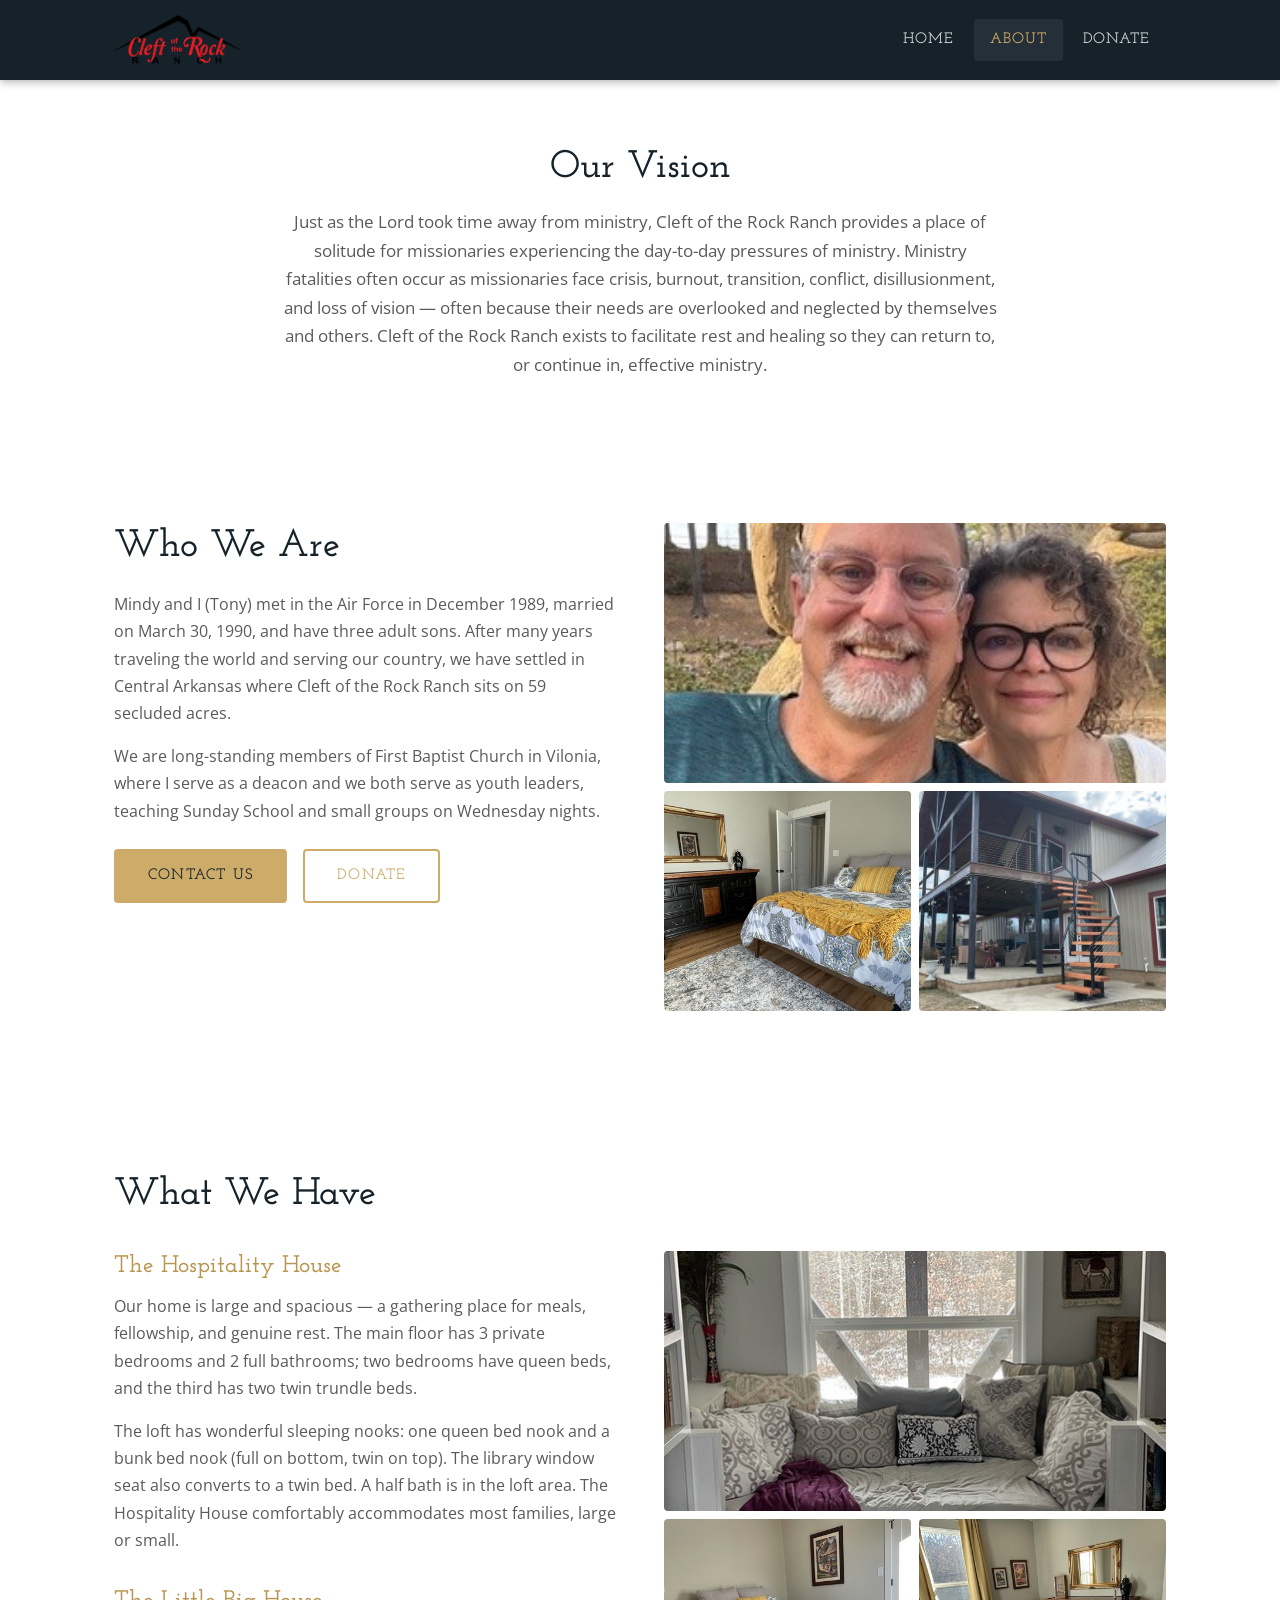
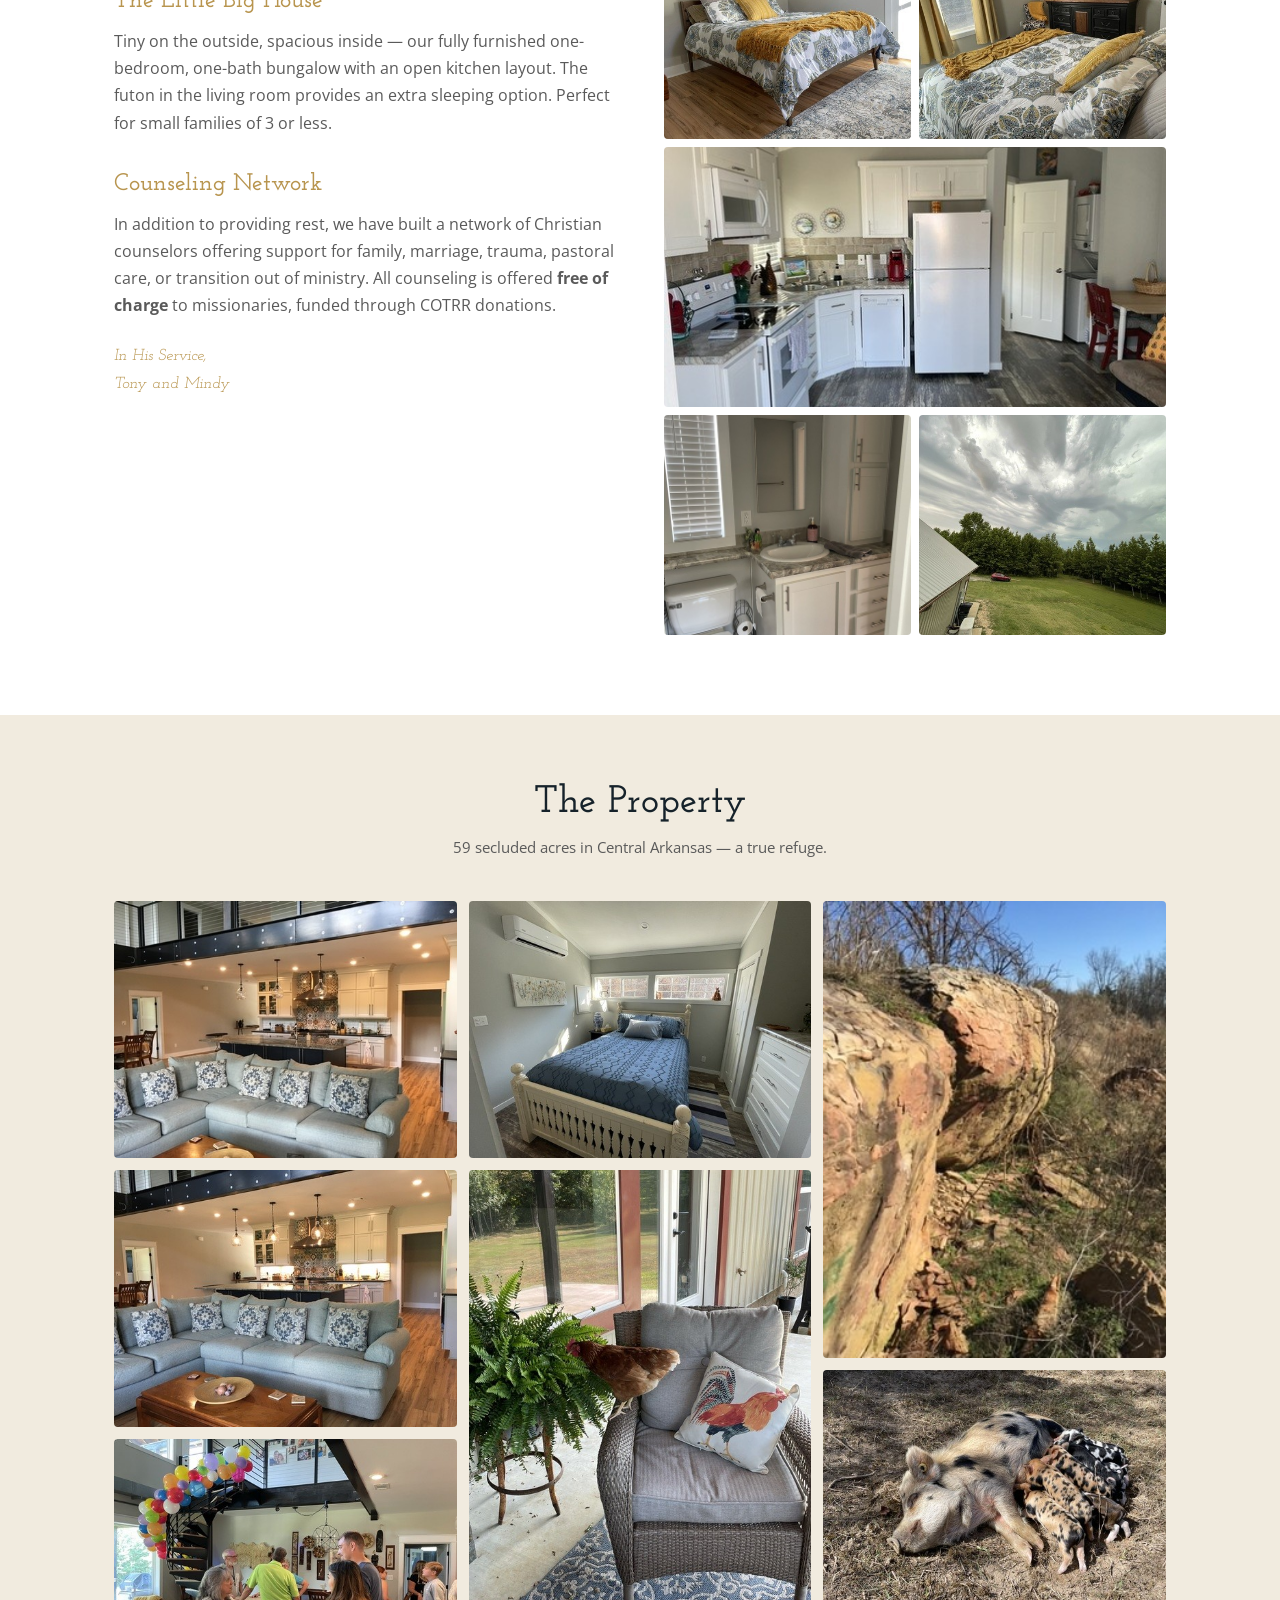
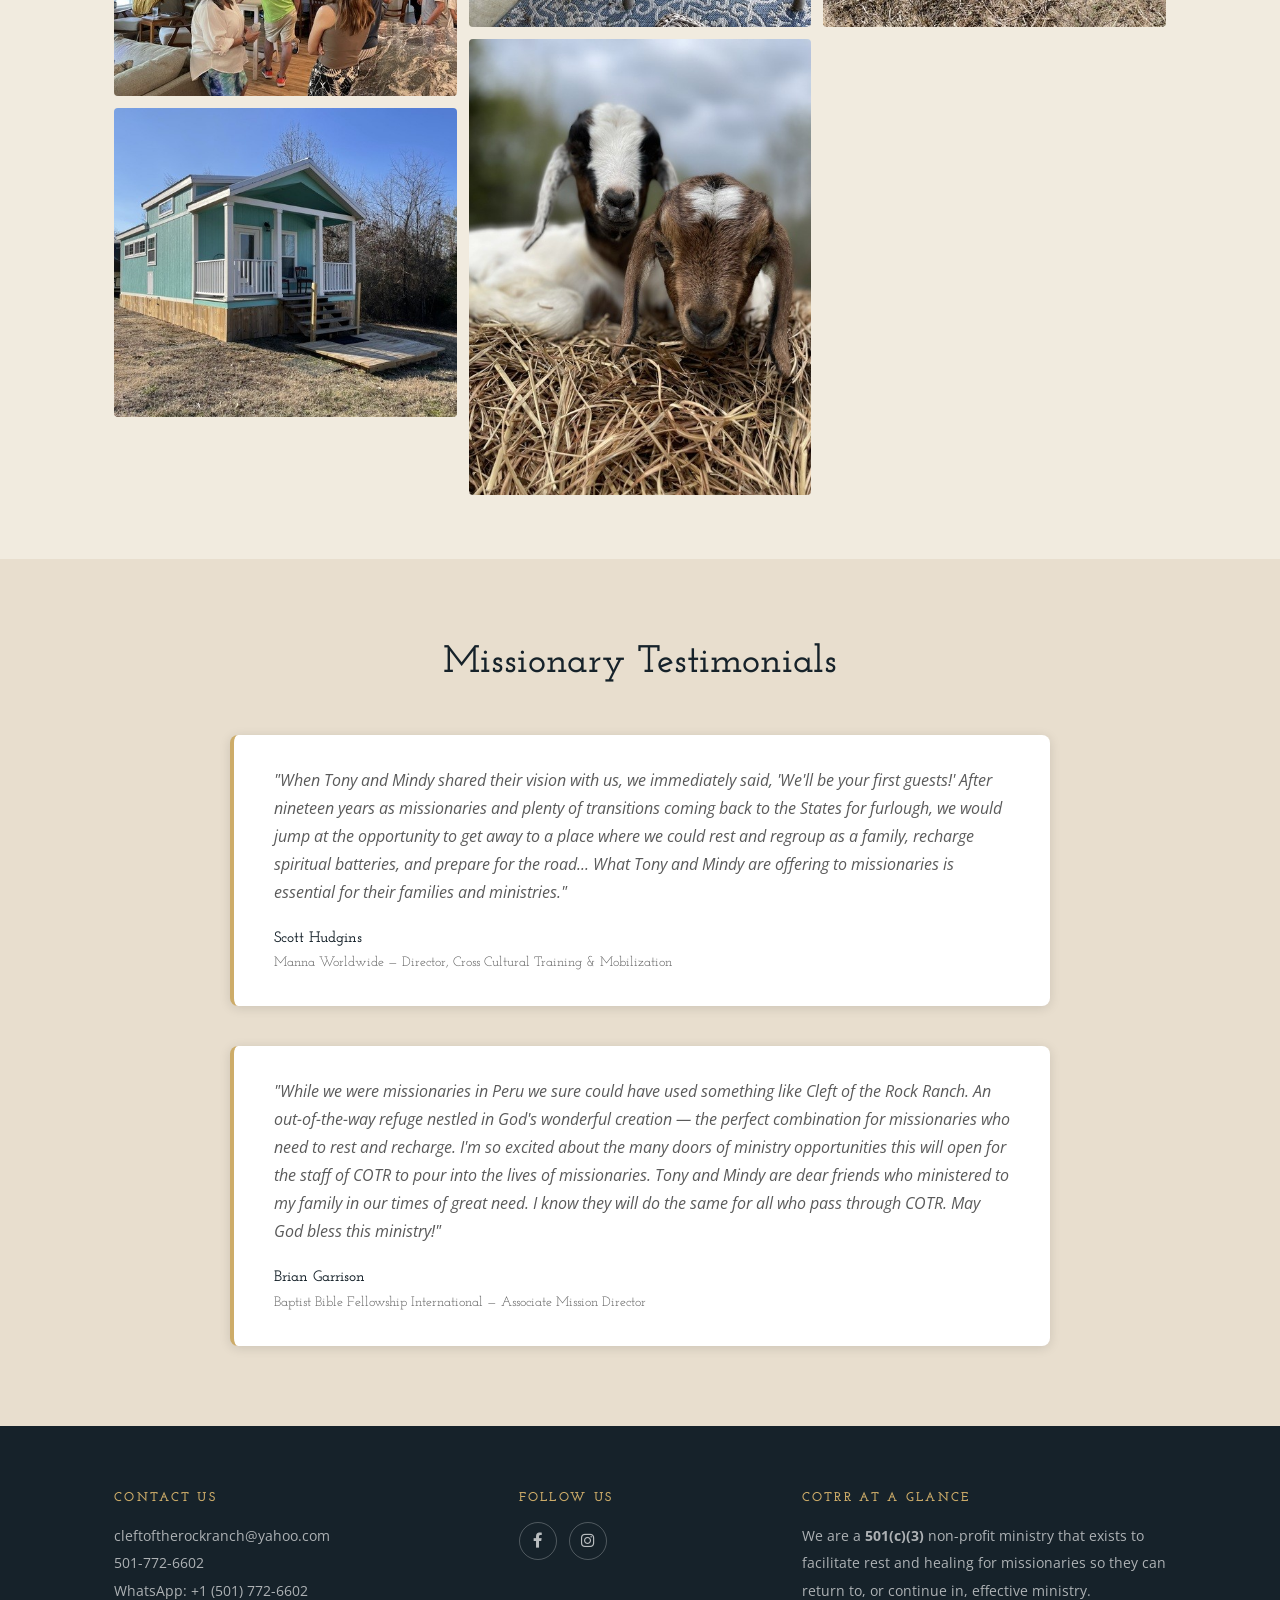
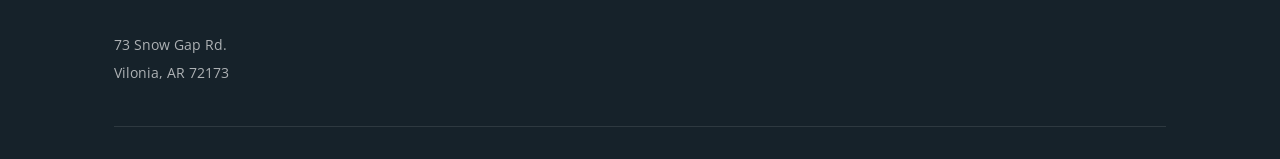
<file: about.html>
<!DOCTYPE html>
<html lang="en">
<head>
  <meta charset="UTF-8" />
  <meta name="viewport" content="width=device-width, initial-scale=1.0" />
  <meta name="description" content="Learn about Cleft of the Rock Ranch — Tony and Mindy's 59-acre ministry in Vilonia, Arkansas, serving missionaries with rest and renewal." />
  <title>Cleft of the Rock Ranch — About</title>
  <link rel="icon" href="favicon.ico" />
  <link rel="apple-touch-icon" href="images/logo.png" />
  <link rel="canonical" href="https://cleftoftherockranch.org/about" />
  <meta name="keywords" content="Cleft Rock Ranch, Missionary Retreat, Tony and Mindy, About, Arkansas, Vilonia, Christian Counseling, Rest, Renewal" />
  <meta name="theme-color" content="#16222a" />

  <!-- Open Graph -->
  <meta property="og:type"        content="website" />
  <meta property="og:site_name"   content="Cleft of the Rock Ranch" />
  <meta property="og:url"         content="https://cleftoftherockranch.org/about" />
  <meta property="og:title"       content="About — Cleft of the Rock Ranch" />
  <meta property="og:description" content="Tony and Mindy's 59-acre missionary retreat in Vilonia, Arkansas. Rest, renewal, and free Christian counseling for missionaries." />
  <meta property="og:image"       content="https://cleftoftherockranch.org/images/gallery/18728936_640x480_500.jpg" />
  <meta property="og:image:width"  content="281" />
  <meta property="og:image:height" content="375" />
  <meta name="twitter:card"       content="summary_large_image" />

  <link rel="stylesheet" href="style.css" />
  <link rel="stylesheet" href="assets/fontawesome/css/all.min.css" />
</head>
<body>

  <!-- ======================================================
       HEADER
       ====================================================== -->
  <header id="site-header">
    <div class="container header-inner">
      <a href="/" class="site-logo">
        <img src="images/logo.png" alt="Cleft of the Rock Ranch" />
      </a>
      <button class="nav-toggle" id="navToggle" aria-label="Toggle navigation">
        <span></span><span></span><span></span>
      </button>
      <nav class="site-nav" id="siteNav">
        <ul>
          <li><a href="/">Home</a></li>
          <li class="active"><a href="/about">About</a></li>
          <li><a href="/donate">Donate</a></li>
        </ul>
      </nav>
    </div>
  </header>

  <main>

    <!-- ======================================================
         VISION
         ====================================================== -->
    <section class="page-intro">
      <div class="container">
        <h2>Our Vision</h2>
        <p>Just as the Lord took time away from ministry, Cleft of the Rock Ranch provides a place of solitude for missionaries experiencing the day-to-day pressures of ministry. Ministry fatalities often occur as missionaries face crisis, burnout, transition, conflict, disillusionment, and loss of vision — often because their needs are overlooked and neglected by themselves and others. Cleft of the Rock Ranch exists to facilitate rest and healing so they can return to, or continue in, effective ministry.</p>
      </div>
    </section>

    <!-- ======================================================
         WHO WE ARE
         ====================================================== -->
    <section class="about-section">
      <div class="container about-grid">
        <div class="about-text">
          <h2>Who We Are</h2>
          <p>Mindy and I (Tony) met in the Air Force in December 1989, married on March 30, 1990, and have three adult sons. After many years traveling the world and serving our country, we have settled in Central Arkansas where Cleft of the Rock Ranch sits on 59 secluded acres.</p>
          <p>We are long-standing members of First Baptist Church in Vilonia, where I serve as a deacon and we both serve as youth leaders, teaching Sunday School and small groups on Wednesday nights.</p>
          <div class="btn-row" style="justify-content:flex-start; margin-top:1.5rem;">
            <a href="/#contact" class="btn btn-gold">Contact Us</a>
            <a href="/donate" class="btn btn-outline-gold">Donate</a>
          </div>
        </div>
        <div class="about-photos">
          <img src="images/gallery/18728936_640x480_500.jpg" alt="Tony and Mindy" class="wide" loading="lazy" decoding="async" />
          <img src="images/gallery/13971621_2048x1536_500.jpg" alt="Guest Room" loading="lazy" decoding="async" />
          <img src="images/gallery/13971891_768x1024_500.jpg" alt="Property" loading="lazy" decoding="async" />
        </div>
      </div>
    </section>

    <!-- ======================================================
         WHAT WE HAVE
         ====================================================== -->
    <section class="about-section" style="background: var(--white);">
      <div class="container">
        <h2 style="margin-bottom:2rem;">What We Have</h2>
        <div class="about-grid">
          <div class="about-text">
            <h3 style="color:var(--gold-dk); margin-bottom:0.75rem;">The Hospitality House</h3>
            <p>Our home is large and spacious — a gathering place for meals, fellowship, and genuine rest. The main floor has 3 private bedrooms and 2 full bathrooms; two bedrooms have queen beds, and the third has two twin trundle beds.</p>
            <p>The loft has wonderful sleeping nooks: one queen bed nook and a bunk bed nook (full on bottom, twin on top). The library window seat also converts to a twin bed. A half bath is in the loft area. The Hospitality House comfortably accommodates most families, large or small.</p>

            <h3 style="color:var(--gold-dk); margin-bottom:0.75rem; margin-top:2rem;">The Little Big House</h3>
            <p>Tiny on the outside, spacious inside — our fully furnished one-bedroom, one-bath bungalow with an open kitchen layout. The futon in the living room provides an extra sleeping option. Perfect for small families of 3 or less.</p>

            <h3 style="color:var(--gold-dk); margin-bottom:0.75rem; margin-top:2rem;">Counseling Network</h3>
            <p>In addition to providing rest, we have built a network of Christian counselors offering support for family, marriage, trauma, pastoral care, or transition out of ministry. All counseling is offered <strong>free of charge</strong> to missionaries, funded through COTRR donations.</p>

            <p class="signature">In His Service,<br>Tony and Mindy</p>
          </div>

          <div>
            <div class="about-photos" style="margin-bottom: 8px;">
              <img src="images/gallery/13971758_1536x2048_500.jpg" alt="Loft Library" class="wide" loading="lazy" decoding="async" />
              <img src="images/gallery/13971821_2048x1536_500.jpg" alt="Interior" loading="lazy" decoding="async" />
              <img src="images/gallery/13971646_2048x1536_500.jpg" alt="Guest Room" loading="lazy" decoding="async" />
            </div>
            <div class="about-photos">
              <img src="images/gallery/13971947_2048x1536_500.jpg" alt="Little Big House" class="wide" loading="lazy" decoding="async" />
              <img src="images/gallery/13972244_1536x2048_500.jpg" alt="Little Big House Interior" loading="lazy" decoding="async" />
              <img src="images/gallery/13972364_2048x1536_500.jpg" alt="Little Big House" loading="lazy" decoding="async" />
            </div>
          </div>
        </div>
      </div>
    </section>

    <!-- ======================================================
         PROPERTY PHOTOS
         ====================================================== -->
    <section class="gallery-section">
      <div class="container">
        <h2>The Property</h2>
        <p class="section-sub">59 secluded acres in Central Arkansas — a true refuge.</p>
        <div class="gallery-grid">
          <div class="gallery-item"><img src="images/gallery/13644670_640x480_500.jpg" alt="Hospitality House" loading="lazy" /><div class="gallery-caption">Hospitality House</div></div>
          <div class="gallery-item"><img src="images/gallery/13971576_4032x3024_500.jpg" alt="Property" loading="lazy" /></div>
          <div class="gallery-item"><img src="images/gallery/13971856_2048x1536_500.jpg" alt="Interior" loading="lazy" /></div>
          <div class="gallery-item"><img src="images/gallery/13971937_1868x1684_500.jpg" alt="Little Big House" loading="lazy" /><div class="gallery-caption">Little Big House</div></div>
          <div class="gallery-item"><img src="images/gallery/13971972_2048x1536_500.jpg" alt="Interior" loading="lazy" /></div>
          <div class="gallery-item"><img src="images/gallery/13972276_1536x2048_500.jpg" alt="Property" loading="lazy" /></div>
          <div class="gallery-item"><img src="images/gallery/13972348_1536x2048_500.jpg" alt="Property" loading="lazy" /></div>
          <div class="gallery-item"><img src="images/gallery/13644838_640x480_500.jpg" alt="Cleft of the Rock" loading="lazy" /><div class="gallery-caption">Actual Cleft of the Rock</div></div>
          <div class="gallery-item"><img src="images/gallery/13644853_4032x3024_500.jpg" alt="Property" loading="lazy" /></div>
        </div>
      </div>
    </section>

    <!-- ======================================================
         TESTIMONIALS
         ====================================================== -->
    <section class="testimonials">
      <div class="container">
        <h2>Missionary Testimonials</h2>
        <div class="testimonial-list">

          <article class="testimonial">
            <blockquote>"When Tony and Mindy shared their vision with us, we immediately said, 'We'll be your first guests!' After nineteen years as missionaries and plenty of transitions coming back to the States for furlough, we would jump at the opportunity to get away to a place where we could rest and regroup as a family, recharge spiritual batteries, and prepare for the road... What Tony and Mindy are offering to missionaries is essential for their families and ministries."</blockquote>
            <cite>Scott Hudgins
              <span>Manna Worldwide — Director, Cross Cultural Training &amp; Mobilization</span>
            </cite>
          </article>

          <article class="testimonial">
            <blockquote>"While we were missionaries in Peru we sure could have used something like Cleft of the Rock Ranch. An out-of-the-way refuge nestled in God's wonderful creation — the perfect combination for missionaries who need to rest and recharge. I'm so excited about the many doors of ministry opportunities this will open for the staff of COTR to pour into the lives of missionaries. Tony and Mindy are dear friends who ministered to my family in our times of great need. I know they will do the same for all who pass through COTR. May God bless this ministry!"</blockquote>
            <cite>Brian Garrison
              <span>Baptist Bible Fellowship International — Associate Mission Director</span>
            </cite>
          </article>

        </div>
      </div>
    </section>

  </main>

  <!-- ======================================================
       FOOTER
       ====================================================== -->
  <footer id="site-footer">
    <a name="contact" id="contact"></a>
    <div class="container">
      <div class="footer-grid">
        <div class="footer-col">
          <h4>Contact Us</h4>
          <address>
            <a href="mailto:cleftoftherockranch@yahoo.com">cleftoftherockranch@yahoo.com</a><br>
            <a href="tel:5017726602">501-772-6602</a><br>
            WhatsApp: <a target="_blank" rel="noopener" href="/go/wa-1h3lii">+1 (501) 772-6602</a><br><br>
            73 Snow Gap Rd.<br>
            Vilonia, AR 72173
          </address>
        </div>
        <div class="footer-col">
          <h4>Follow Us</h4>
          <div class="social-links">
            <a href="/go/facebook-268laq" target="_blank" rel="noopener" aria-label="Facebook">
              <i class="fa-brands fa-facebook-f"></i>
            </a>
            <a href="/go/instagram-1kkupm" target="_blank" rel="noopener" aria-label="Instagram">
              <i class="fa-brands fa-instagram"></i>
            </a>
          </div>
        </div>
        <div class="footer-col">
          <h4>COTRR at a Glance</h4>
          <p>We are a <strong>501(c)(3)</strong> non-profit ministry that exists to facilitate rest and healing for missionaries so they can return to, or continue in, effective ministry.</p>
        </div>
      </div>
    </div>
  </footer>

  <script>
    var toggle = document.getElementById('navToggle');
    var nav    = document.getElementById('siteNav');
    toggle.addEventListener('click', function () {
      toggle.classList.toggle('open');
      nav.classList.toggle('open');
    });
  </script>

</body>
</html>
</file>
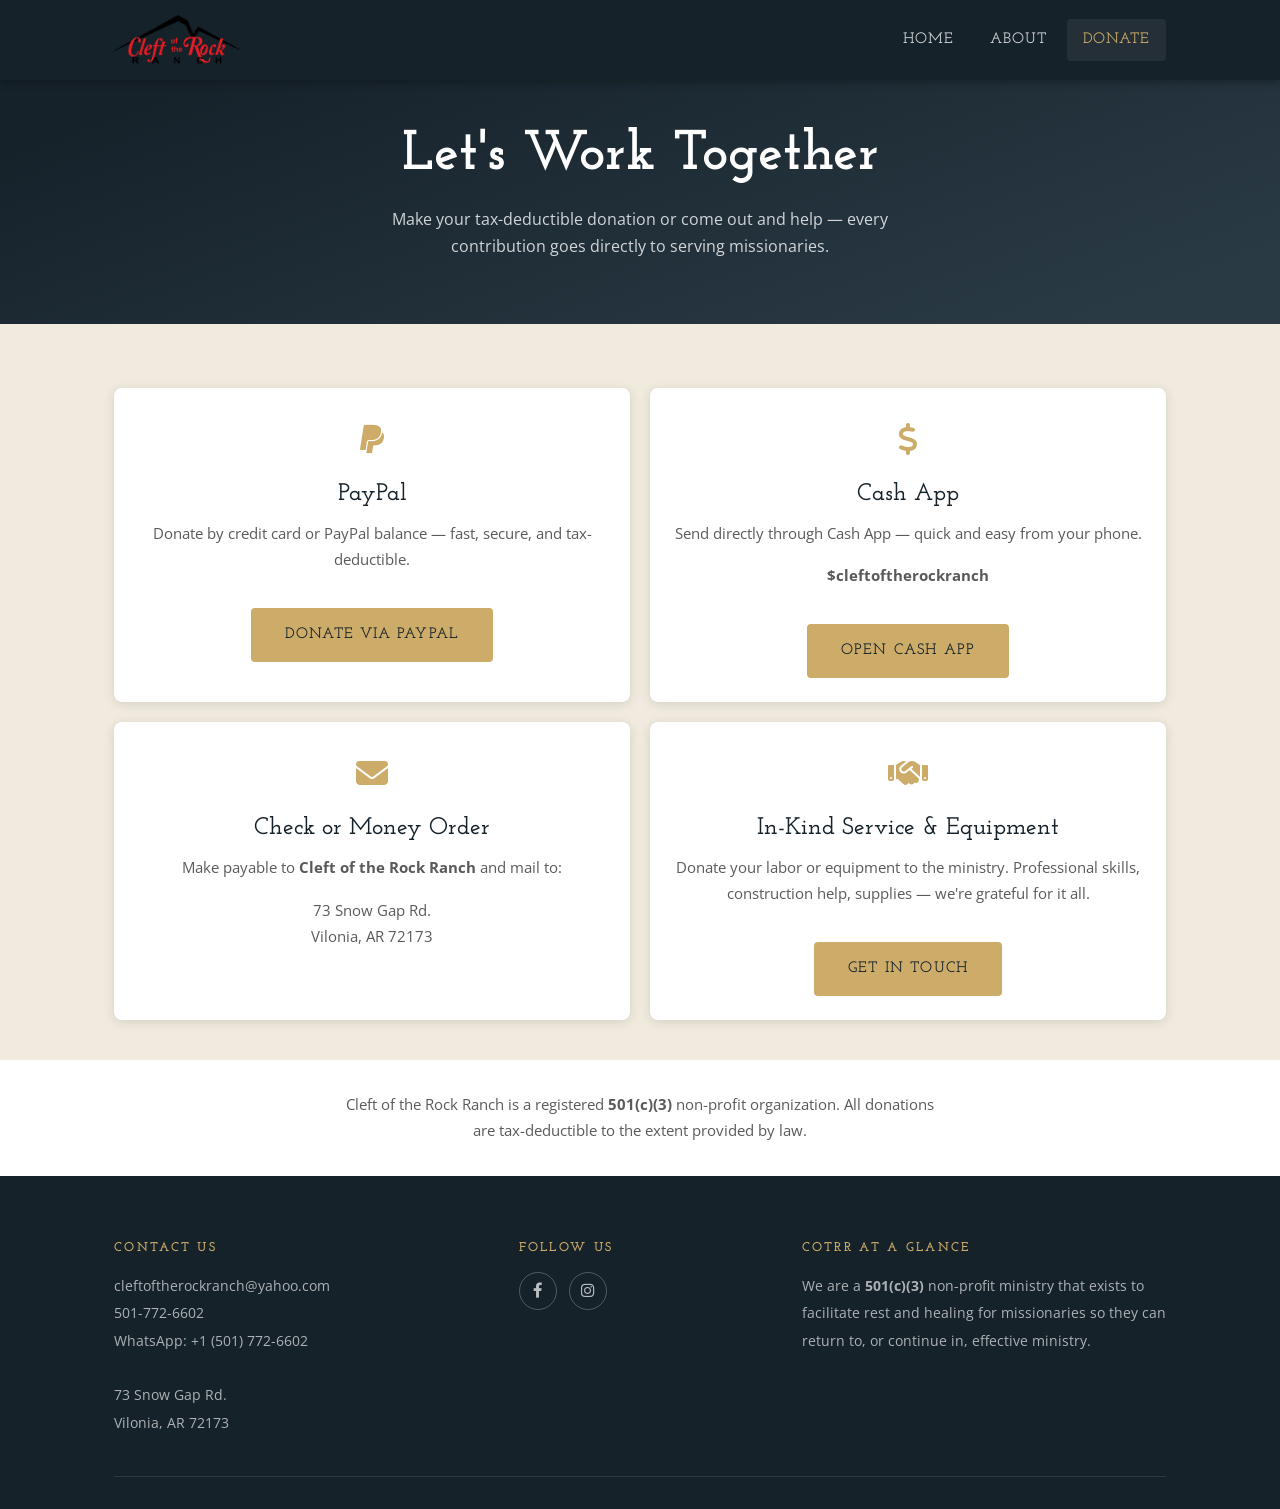
<file: donate.html>
<!DOCTYPE html>
<html lang="en">
<head>
  <meta charset="UTF-8" />
  <meta name="viewport" content="width=device-width, initial-scale=1.0" />
  <meta name="description" content="Support Cleft of the Rock Ranch — a nonprofit Christian ministry serving missionaries with rest and renewal in Vilonia, Arkansas." />
  <title>Cleft of the Rock Ranch — Donate</title>
  <link rel="icon" href="favicon.ico" />
  <link rel="apple-touch-icon" href="images/logo.png" />
  <link rel="canonical" href="https://cleftoftherockranch.org/donate" />
  <meta name="keywords" content="Cleft Rock Ranch, Donate, Missionary Support, 501c3, Nonprofit, PayPal, Cash App, Arkansas, Vilonia" />
  <meta name="theme-color" content="#16222a" />

  <!-- Open Graph -->
  <meta property="og:type"        content="website" />
  <meta property="og:site_name"   content="Cleft of the Rock Ranch" />
  <meta property="og:url"         content="https://cleftoftherockranch.org/donate" />
  <meta property="og:title"       content="Donate — Cleft of the Rock Ranch" />
  <meta property="og:description" content="Support our 501(c)(3) ministry serving missionaries with rest and renewal. Donate via PayPal, Cash App, check, or in-kind service." />
  <meta property="og:image"       content="https://cleftoftherockranch.org/images/gallery/13971576_4032x3024_500.jpg" />
  <meta property="og:image:width"  content="500" />
  <meta property="og:image:height" content="375" />
  <meta name="twitter:card"       content="summary_large_image" />

  <link rel="stylesheet" href="style.css" />
  <link rel="stylesheet" href="assets/fontawesome/css/all.min.css" />
</head>
<body>

  <!-- ======================================================
       HEADER
       ====================================================== -->
  <header id="site-header">
    <div class="container header-inner">
      <a href="/" class="site-logo">
        <img src="images/logo.png" alt="Cleft of the Rock Ranch" />
      </a>
      <button class="nav-toggle" id="navToggle" aria-label="Toggle navigation">
        <span></span><span></span><span></span>
      </button>
      <nav class="site-nav" id="siteNav">
        <ul>
          <li><a href="/">Home</a></li>
          <li><a href="/about">About</a></li>
          <li class="active"><a href="/donate">Donate</a></li>
        </ul>
      </nav>
    </div>
  </header>

  <main>

    <!-- ======================================================
         HERO BANNER
         ====================================================== -->
    <section class="cta-banner">
      <div class="container">
        <h1>Let's Work Together</h1>
        <p>Make your tax-deductible donation or come out and help — every contribution goes directly to serving missionaries.</p>
      </div>
    </section>

    <!-- ======================================================
         DONATE OPTIONS
         ====================================================== -->
    <section class="donate-options">
      <div class="container">

        <div class="donate-grid">

          <!-- PayPal -->
          <div class="donate-card">
            <div class="donate-icon">
              <i class="fa-brands fa-paypal"></i>
            </div>
            <h3>PayPal</h3>
            <p>Donate by credit card or PayPal balance — fast, secure, and tax-deductible.</p>
            <a href="/go/paypal-18suh3"
               target="_blank" rel="noopener"
               class="btn btn-gold">Donate via PayPal</a>
          </div>

          <!-- Cash App -->
          <div class="donate-card">
            <div class="donate-icon">
              <i class="fa-solid fa-dollar-sign"></i>
            </div>
            <h3>Cash App</h3>
            <p>Send directly through Cash App — quick and easy from your phone.</p>
            <p style="margin-top:0.5rem;"><strong>$cleftoftherockranch</strong></p>
            <a href="/go/cash-7g383y"
               target="_blank" rel="noopener"
               class="btn btn-gold">Open Cash App</a>
          </div>

          <!-- Check / Money Order -->
          <div class="donate-card">
            <div class="donate-icon">
              <i class="fa-solid fa-envelope"></i>
            </div>
            <h3>Check or Money Order</h3>
            <p>Make payable to <strong>Cleft of the Rock Ranch</strong> and mail to:</p>
            <address>
              73 Snow Gap Rd.<br>
              Vilonia, AR 72173
            </address>
          </div>

          <!-- In-Kind -->
          <div class="donate-card">
            <div class="donate-icon">
              <i class="fa-solid fa-handshake"></i>
            </div>
            <h3>In-Kind Service &amp; Equipment</h3>
            <p>Donate your labor or equipment to the ministry. Professional skills, construction help, supplies — we're grateful for it all.</p>
            <a href="mailto:cleftoftherockranch@yahoo.com" class="btn btn-gold">Get in Touch</a>
          </div>

        </div>
      </div>
    </section>

    <!-- ======================================================
         501c3 NOTE
         ====================================================== -->
    <section class="mission-band" style="background: var(--white);">
      <div class="container">
        <p style="max-width:600px; margin:0 auto; color:var(--text-lt); font-size:0.95rem; text-align:center;">
          Cleft of the Rock Ranch is a registered <strong>501(c)(3)</strong> non-profit organization. All donations are tax-deductible to the extent provided by law.
        </p>
      </div>
    </section>

  </main>

  <!-- ======================================================
       FOOTER
       ====================================================== -->
  <footer id="site-footer">
    <a name="contact" id="contact"></a>
    <div class="container">
      <div class="footer-grid">
        <div class="footer-col">
          <h4>Contact Us</h4>
          <address>
            <a href="mailto:cleftoftherockranch@yahoo.com">cleftoftherockranch@yahoo.com</a><br>
            <a href="tel:5017726602">501-772-6602</a><br>
            WhatsApp: <a target="_blank" rel="noopener" href="/go/wa-1h3lii">+1 (501) 772-6602</a><br><br>
            73 Snow Gap Rd.<br>
            Vilonia, AR 72173
          </address>
        </div>
        <div class="footer-col">
          <h4>Follow Us</h4>
          <div class="social-links">
            <a href="/go/facebook-268laq" target="_blank" rel="noopener" aria-label="Facebook">
              <i class="fa-brands fa-facebook-f"></i>
            </a>
            <a href="/go/instagram-1kkupm" target="_blank" rel="noopener" aria-label="Instagram">
              <i class="fa-brands fa-instagram"></i>
            </a>
          </div>
        </div>
        <div class="footer-col">
          <h4>COTRR at a Glance</h4>
          <p>We are a <strong>501(c)(3)</strong> non-profit ministry that exists to facilitate rest and healing for missionaries so they can return to, or continue in, effective ministry.</p>
        </div>
      </div>
    </div>
  </footer>

  <script>
    var toggle = document.getElementById('navToggle');
    var nav    = document.getElementById('siteNav');
    toggle.addEventListener('click', function () {
      toggle.classList.toggle('open');
      nav.classList.toggle('open');
    });
  </script>

</body>
</html>
</file>
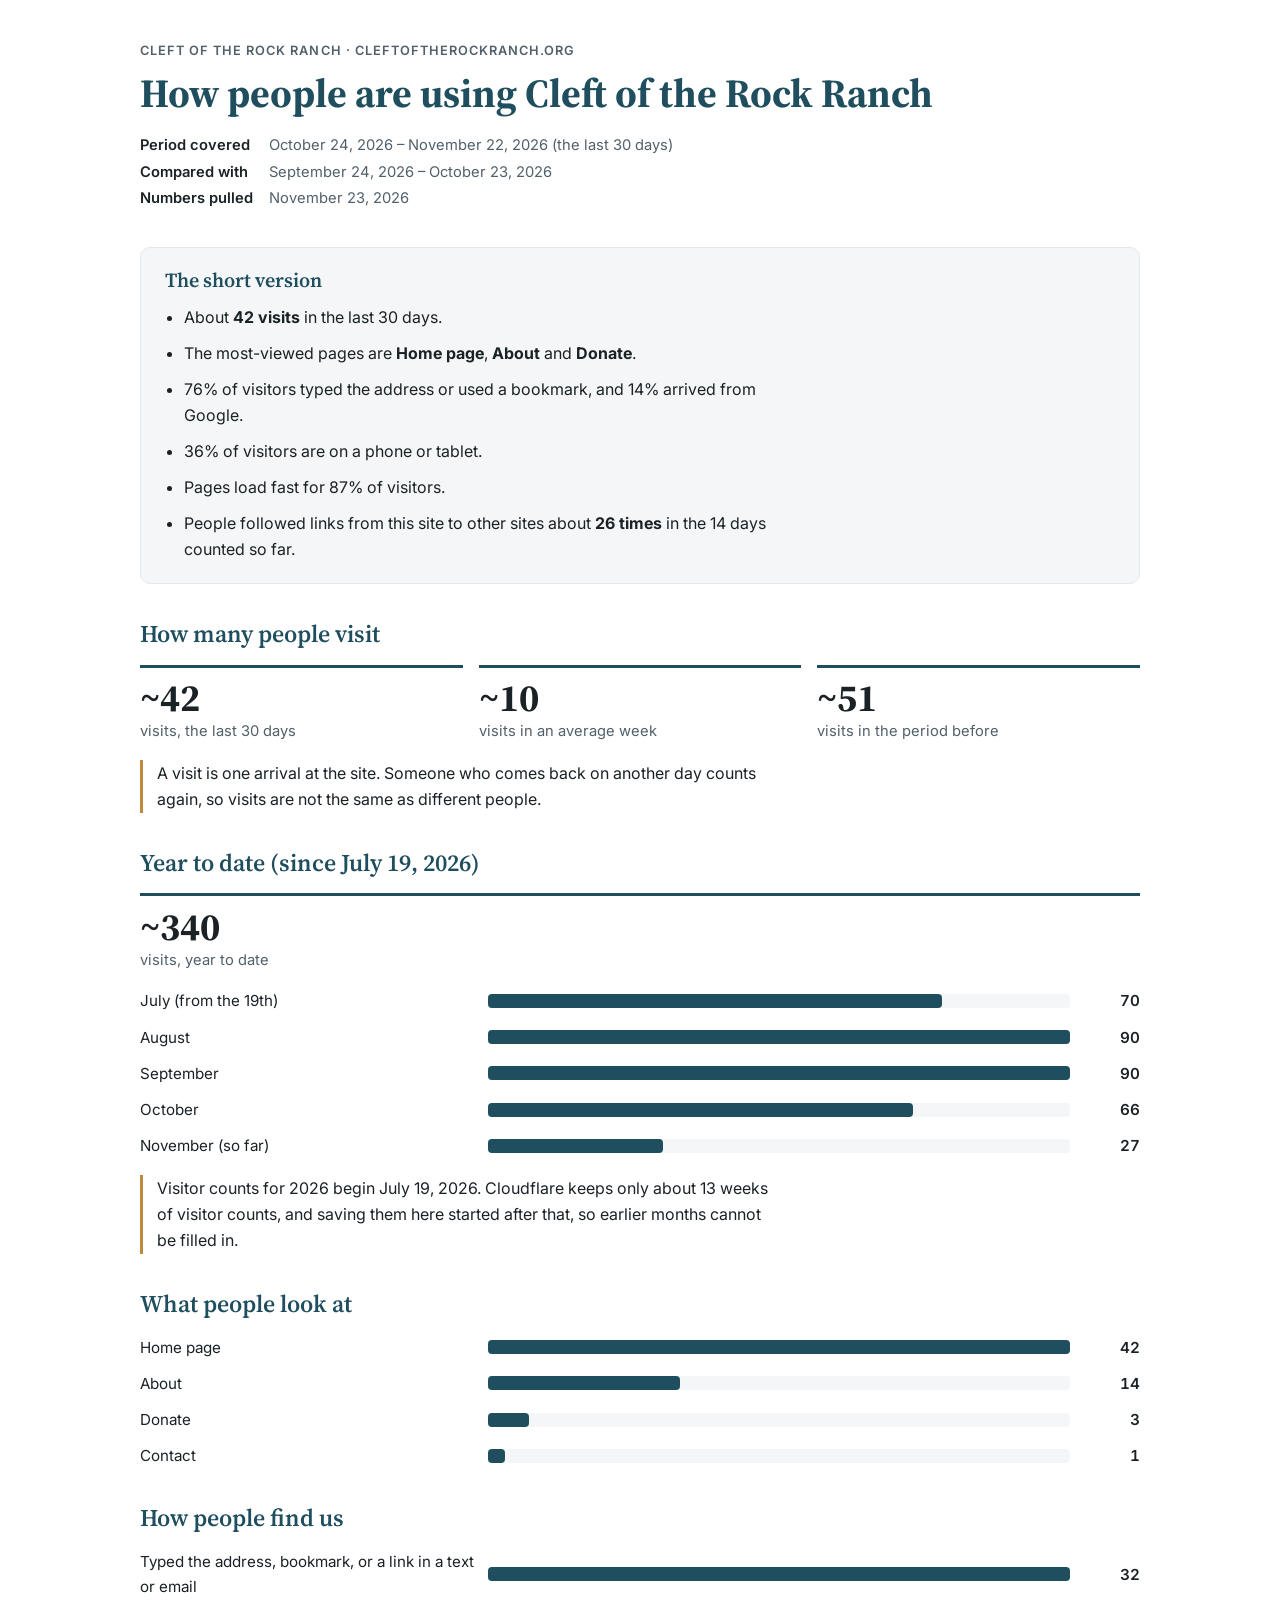
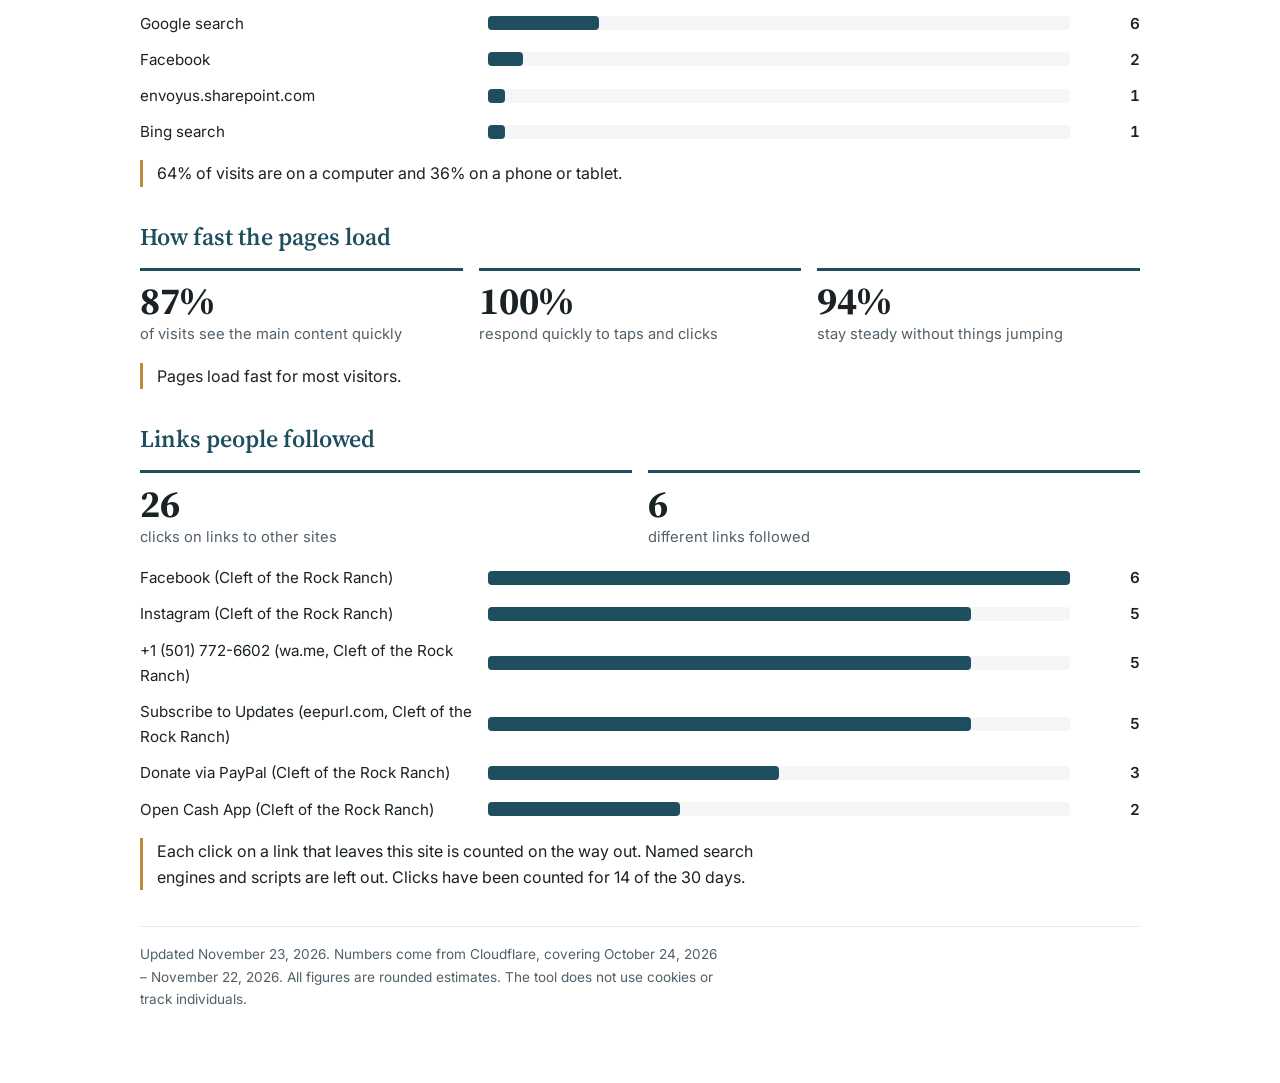
<file: site-stats.html>
<!doctype html>
<html lang="en">
<head>
<meta charset="utf-8">
<meta name="viewport" content="width=device-width, initial-scale=1">
<meta name="robots" content="noindex">
<title>Cleft of the Rock Ranch Website Report</title>
<link rel="preconnect" href="https://fonts.googleapis.com">
<link rel="preconnect" href="https://fonts.gstatic.com" crossorigin>
<link rel="stylesheet" href="https://fonts.googleapis.com/css2?family=Inter:wght@400;500;600;700&family=Source+Serif+4:wght@500;600;700&display=swap">
<style>
  /* Layout: one reading column, short sections, each ending in a "so what" line. Colors and fonts follow the church site (laruebaptist.org). */
  :root {
    --brand: #1f4e5f;
    --accent: #c08a3e;
    --bg: #ffffff;
    --bg-soft: #f4f6f7;
    --text: #1a2226;
    --text-soft: #51606a;
    --border: #e2e8eb;
    --bar-main: #1f4e5f;
    --bar-other: #b7c4ca;
    --font: "Inter", system-ui, -apple-system, "Segoe UI", Roboto, sans-serif;
    --serif: "Source Serif 4", Georgia, "Times New Roman", serif;
  }
  @media (prefers-color-scheme: dark) {
    :root:not([data-theme="light"]) {
      --brand: #7fb5c5;
      --accent: #d9a85c;
      --bg: #0f1517;
      --bg-soft: #161e21;
      --text: #e8edef;
      --text-soft: #9fb0b8;
      --border: #2a363b;
      --bar-main: #6fa9ba;
      --bar-other: #3b4a50;
      color-scheme: dark;
    }
  }
  :root[data-theme="dark"] {
    --brand: #7fb5c5;
    --accent: #d9a85c;
    --bg: #0f1517;
    --bg-soft: #161e21;
    --text: #e8edef;
    --text-soft: #9fb0b8;
    --border: #2a363b;
    --bar-main: #6fa9ba;
    --bar-other: #3b4a50;
    color-scheme: dark;
  }

  body {
    background: var(--bg);
    color: var(--text);
    font-family: var(--font);
    font-size: 16px;
    line-height: 1.65;
    padding-block: 2rem 4rem;
    padding-left: max(16px, env(safe-area-inset-left, 0px));
    padding-right: max(16px, env(safe-area-inset-right, 0px));
    -webkit-font-smoothing: antialiased;
  }
  .page { max-width: 1000px; margin: 0 auto; display: flex; flex-direction: column; gap: 2.25rem; }
  h1, h2 { font-family: var(--serif); color: var(--brand); text-wrap: balance; margin: 0; line-height: 1.2; }
  h1 { font-size: clamp(1.9rem, 5vw, 2.5rem); font-weight: 700; }
  h2 { font-size: 1.5rem; font-weight: 600; }
  p { margin: 0; max-width: 65ch; }
  .eyebrow { font-size: 0.8rem; font-weight: 600; letter-spacing: 0.08em; text-transform: uppercase; color: var(--text-soft); margin-bottom: 0.5rem; }
  section { display: flex; flex-direction: column; gap: 1rem; }

  dl.period { display: grid; grid-template-columns: max-content 1fr; gap: 0.15rem 1rem; margin: 1rem 0 0; font-size: 0.92rem; }
  dl.period dt { font-weight: 600; }
  dl.period dd { margin: 0; color: var(--text-soft); }

  .summary { background: var(--bg-soft); border: 1px solid var(--border); border-radius: 10px; padding: 1.25rem 1.5rem; }
  .summary h2 { font-size: 1.25rem; margin-bottom: 0.75rem; }
  .summary ul { margin: 0; padding-left: 1.2rem; display: flex; flex-direction: column; gap: 0.6rem; }
  .summary li { max-width: 62ch; }

  .stats { display: grid; grid-template-columns: repeat(auto-fit, minmax(190px, 1fr)); gap: 1rem; }
  .stat { border-top: 3px solid var(--brand); padding-top: 0.6rem; min-width: 0; }
  .stat .num { font-family: var(--serif); font-size: 2.4rem; font-weight: 700; line-height: 1.1; font-variant-numeric: tabular-nums; }
  .stat .label { color: var(--text-soft); font-size: 0.92rem; }

  .booktable { width: 100%; border-collapse: collapse; font-size: 0.92rem; font-variant-numeric: tabular-nums; }
  .booktable th, .booktable td { padding: 0.45rem 0.6rem; border-bottom: 1px solid var(--border); text-align: right; white-space: nowrap; }
  /* The header row stays in view while scrolling down a long table (and repeats on each printed page). */
  .booktable thead th { position: sticky; top: 0; z-index: 1; background: var(--bg); font-weight: 600; color: var(--text-soft); font-size: 0.82rem; vertical-align: bottom; white-space: normal; box-shadow: inset 0 -1px 0 var(--border); }
  .booktable thead { display: table-header-group; }
  .booktable th[scope="row"], .booktable thead th:first-child { text-align: left; font-weight: 500; white-space: normal; min-width: 11rem; }
  .booktable tr { break-inside: avoid; }
  /* Phones: no header row to lose track of. Each book is a block, and every number carries its own label. */
  @media (max-width: 640px) {
    .booktable thead { display: none; }
    .booktable, .booktable tbody { display: block; }
    .booktable tr { display: grid; grid-template-columns: 1fr 1fr; gap: 0.25rem 1.2rem; padding: 0.75rem 0; border-bottom: 1px solid var(--border); }
    .booktable th[scope="row"] { grid-column: 1 / -1; min-width: 0; padding: 0 0 0.2rem; border: 0; font-weight: 600; }
    .booktable td { display: flex; justify-content: space-between; gap: 0.5rem; padding: 0; border: 0; text-align: right; }
    .booktable td::before { content: attr(data-label); color: var(--text-soft); text-align: left; white-space: normal; }
    .booktable td.none { display: none; }
  }
  .bars { display: flex; flex-direction: column; gap: 0.7rem; margin: 0; padding: 0; list-style: none; }
  .bars li { display: grid; grid-template-columns: minmax(0, 21rem) minmax(0, 1fr) 3.6rem; gap: 0.75rem; align-items: center; font-size: 0.95rem; }
  .bars .name { min-width: 0; overflow-wrap: anywhere; }
  .bars .track { background: var(--bg-soft); border-radius: 4px; height: 14px; }
  /* Bars are drawn with borders, not fills, so they still print when the browser's "Background graphics" option is off. */
  .bars .fill { display: block; box-sizing: border-box; height: 14px; border: 7px solid var(--bar-main); border-radius: 4px; }
  .bars .fill.other { border-color: var(--bar-other); }
  .bars .val { text-align: right; font-variant-numeric: tabular-nums; font-weight: 600; }
  @media (max-width: 640px) {
    .bars li { grid-template-columns: minmax(0, 1fr) 3.4rem; row-gap: 0.25rem; }
    .bars .track { grid-column: 1 / -1; order: 3; }
  }
  @media print {
    @page { size: letter; margin: 0.5in; }
    * { -webkit-print-color-adjust: exact; print-color-adjust: exact; }
    :root, :root[data-theme="dark"], :root:not([data-theme="light"]) {
      --brand: #1f4e5f; --accent: #c08a3e; --bg: #ffffff; --bg-soft: #f4f6f7; --text: #1a2226;
      --text-soft: #51606a; --border: #e2e8eb; --bar-main: #1f4e5f; --bar-other: #b7c4ca;
      color-scheme: light;
    }
    body { padding: 0; font-size: 13px; line-height: 1.5; }
    .page { max-width: none; gap: 1.25rem; }
    h1 { font-size: 2rem; }
    h2 { font-size: 1.3rem; break-after: avoid; }
    section { gap: 0.7rem; }
    .summary { padding: 0.9rem 1.2rem; }
    .stat .num { font-size: 1.9rem; }
    .bars { gap: 0.45rem; }
    .bars li { grid-template-columns: minmax(0, 23rem) minmax(0, 1fr) 3rem; font-size: 0.9rem; }
    .summary, .stats, .bars, .sowhat, .foot { break-inside: avoid; }
    .newpage { break-before: page; }
  }

  .sowhat { border-left: 3px solid var(--accent); padding-left: 0.9rem; max-width: 62ch; }
  .foot { color: var(--text-soft); font-size: 0.85rem; border-top: 1px solid var(--border); padding-top: 1rem; display: flex; flex-direction: column; gap: 0.4rem; }
  ol.next { margin: 0; padding-left: 1.2rem; display: flex; flex-direction: column; gap: 0.7rem; max-width: 62ch; }
</style>
</head>
<body>
<div class="page">
  <header>
    <div class="eyebrow">Cleft of the Rock Ranch · cleftoftherockranch.org</div>
    <h1>How people are using Cleft of the Rock Ranch</h1>
    <dl class="period">
      <dt>Period covered</dt><dd>October 24, 2026 – November 22, 2026 (the last 30 days)</dd>
      <dt>Compared with</dt><dd>September 24, 2026 – October 23, 2026</dd>
      <dt>Numbers pulled</dt><dd>November 23, 2026</dd>
    </dl>
  </header>

  <div class="summary">
    <h2>The short version</h2>
    <ul>
      <li>About <strong>42 visits</strong> in the last 30 days.</li>
      <li>The most-viewed pages are <strong>Home page</strong>, <strong>About</strong> and <strong>Donate</strong>.</li>
      <li>76% of visitors typed the address or used a bookmark, and 14% arrived from Google.</li>
      <li>36% of visitors are on a phone or tablet.</li>
      <li>Pages load fast for 87% of visitors.</li>
      <li>People followed links from this site to other sites about <strong>26 times</strong> in the 14 days counted so far.</li>
    </ul>
  </div>

  <section>
    <h2>How many people visit</h2>
    <div class="stats">
      <div class="stat"><div class="num">~42</div><div class="label">visits, the last 30 days</div></div>
      <div class="stat"><div class="num">~10</div><div class="label">visits in an average week</div></div>
      <div class="stat"><div class="num">~51</div><div class="label">visits in the period before</div></div>
    </div>
    <p class="sowhat">A visit is one arrival at the site. Someone who comes back on another day counts again, so visits are not the same as different people.</p>
  </section>

  <section>
    <h2>Year to date (since July 19, 2026)</h2>
    <div class="stats">
      <div class="stat"><div class="num">~340</div><div class="label">visits, year to date</div></div>
    </div>
    <ul class="bars" aria-label="Visits by month">
      <li><span class="name">July (from the 19th)</span><span class="track"><span class="fill" style="width:78%"></span></span><span class="val">70</span></li>
      <li><span class="name">August</span><span class="track"><span class="fill" style="width:100%"></span></span><span class="val">90</span></li>
      <li><span class="name">September</span><span class="track"><span class="fill" style="width:100%"></span></span><span class="val">90</span></li>
      <li><span class="name">October</span><span class="track"><span class="fill" style="width:73%"></span></span><span class="val">66</span></li>
      <li><span class="name">November (so far)</span><span class="track"><span class="fill" style="width:30%"></span></span><span class="val">27</span></li>
    </ul>
    <p class="sowhat">Visitor counts for 2026 begin July 19, 2026. Cloudflare keeps only about 13 weeks of visitor counts, and saving them here started after that, so earlier months cannot be filled in.</p>
  </section>

  <section>
    <h2>What people look at</h2>
    <ul class="bars" aria-label="Most viewed pages">
      <li><span class="name">Home page</span><span class="track"><span class="fill" style="width:100%"></span></span><span class="val">42</span></li>
      <li><span class="name">About</span><span class="track"><span class="fill" style="width:33%"></span></span><span class="val">14</span></li>
      <li><span class="name">Donate</span><span class="track"><span class="fill" style="width:7%"></span></span><span class="val">3</span></li>
      <li><span class="name">Contact</span><span class="track"><span class="fill" style="width:3%"></span></span><span class="val">1</span></li>
    </ul>

  </section>

  <section class="newpage">
    <h2>How people find us</h2>
    <ul class="bars" aria-label="How visitors arrived">
      <li><span class="name">Typed the address, bookmark, or a link in a text or email</span><span class="track"><span class="fill" style="width:100%"></span></span><span class="val">32</span></li>
      <li><span class="name">Google search</span><span class="track"><span class="fill" style="width:19%"></span></span><span class="val">6</span></li>
      <li><span class="name">Facebook</span><span class="track"><span class="fill" style="width:6%"></span></span><span class="val">2</span></li>
      <li><span class="name">envoyus.sharepoint.com</span><span class="track"><span class="fill" style="width:3%"></span></span><span class="val">1</span></li>
      <li><span class="name">Bing search</span><span class="track"><span class="fill" style="width:3%"></span></span><span class="val">1</span></li>
    </ul>
    <p class="sowhat">64% of visits are on a computer and 36% on a phone or tablet.</p>
  </section>

  <section>
    <h2>How fast the pages load</h2>
    <div class="stats">
      <div class="stat"><div class="num">87%</div><div class="label">of visits see the main content quickly</div></div>
      <div class="stat"><div class="num">100%</div><div class="label">respond quickly to taps and clicks</div></div>
      <div class="stat"><div class="num">94%</div><div class="label">stay steady without things jumping</div></div>
    </div>
    <p class="sowhat">Pages load fast for most visitors.</p>
  </section>

  <section>
    <h2>Links people followed</h2>
    <div class="stats">
      <div class="stat"><div class="num">26</div><div class="label">clicks on links to other sites</div></div>
      <div class="stat"><div class="num">6</div><div class="label">different links followed</div></div>
    </div>
    <ul class="bars" aria-label="Links followed">
      <li><span class="name">Facebook (Cleft of the Rock Ranch)</span><span class="track"><span class="fill" style="width:100%"></span></span><span class="val">6</span></li>
      <li><span class="name">Instagram (Cleft of the Rock Ranch)</span><span class="track"><span class="fill" style="width:83%"></span></span><span class="val">5</span></li>
      <li><span class="name">+1 (501) 772-6602 (wa.me, Cleft of the Rock Ranch)</span><span class="track"><span class="fill" style="width:83%"></span></span><span class="val">5</span></li>
      <li><span class="name">Subscribe to Updates (eepurl.com, Cleft of the Rock Ranch)</span><span class="track"><span class="fill" style="width:83%"></span></span><span class="val">5</span></li>
      <li><span class="name">Donate via PayPal (Cleft of the Rock Ranch)</span><span class="track"><span class="fill" style="width:50%"></span></span><span class="val">3</span></li>
      <li><span class="name">Open Cash App (Cleft of the Rock Ranch)</span><span class="track"><span class="fill" style="width:33%"></span></span><span class="val">2</span></li>
    </ul>
    <p class="sowhat">Each click on a link that leaves this site is counted on the way out. Named search engines and scripts are left out. Clicks have been counted for 14 of the 30 days.</p>
  </section>

  <div class="foot">
    <p>Updated November 23, 2026. Numbers come from Cloudflare, covering October 24, 2026 – November 22, 2026. All figures are rounded estimates. The tool does not use cookies or track individuals.</p>
  </div>
</div>
</body>
</html>
</file>
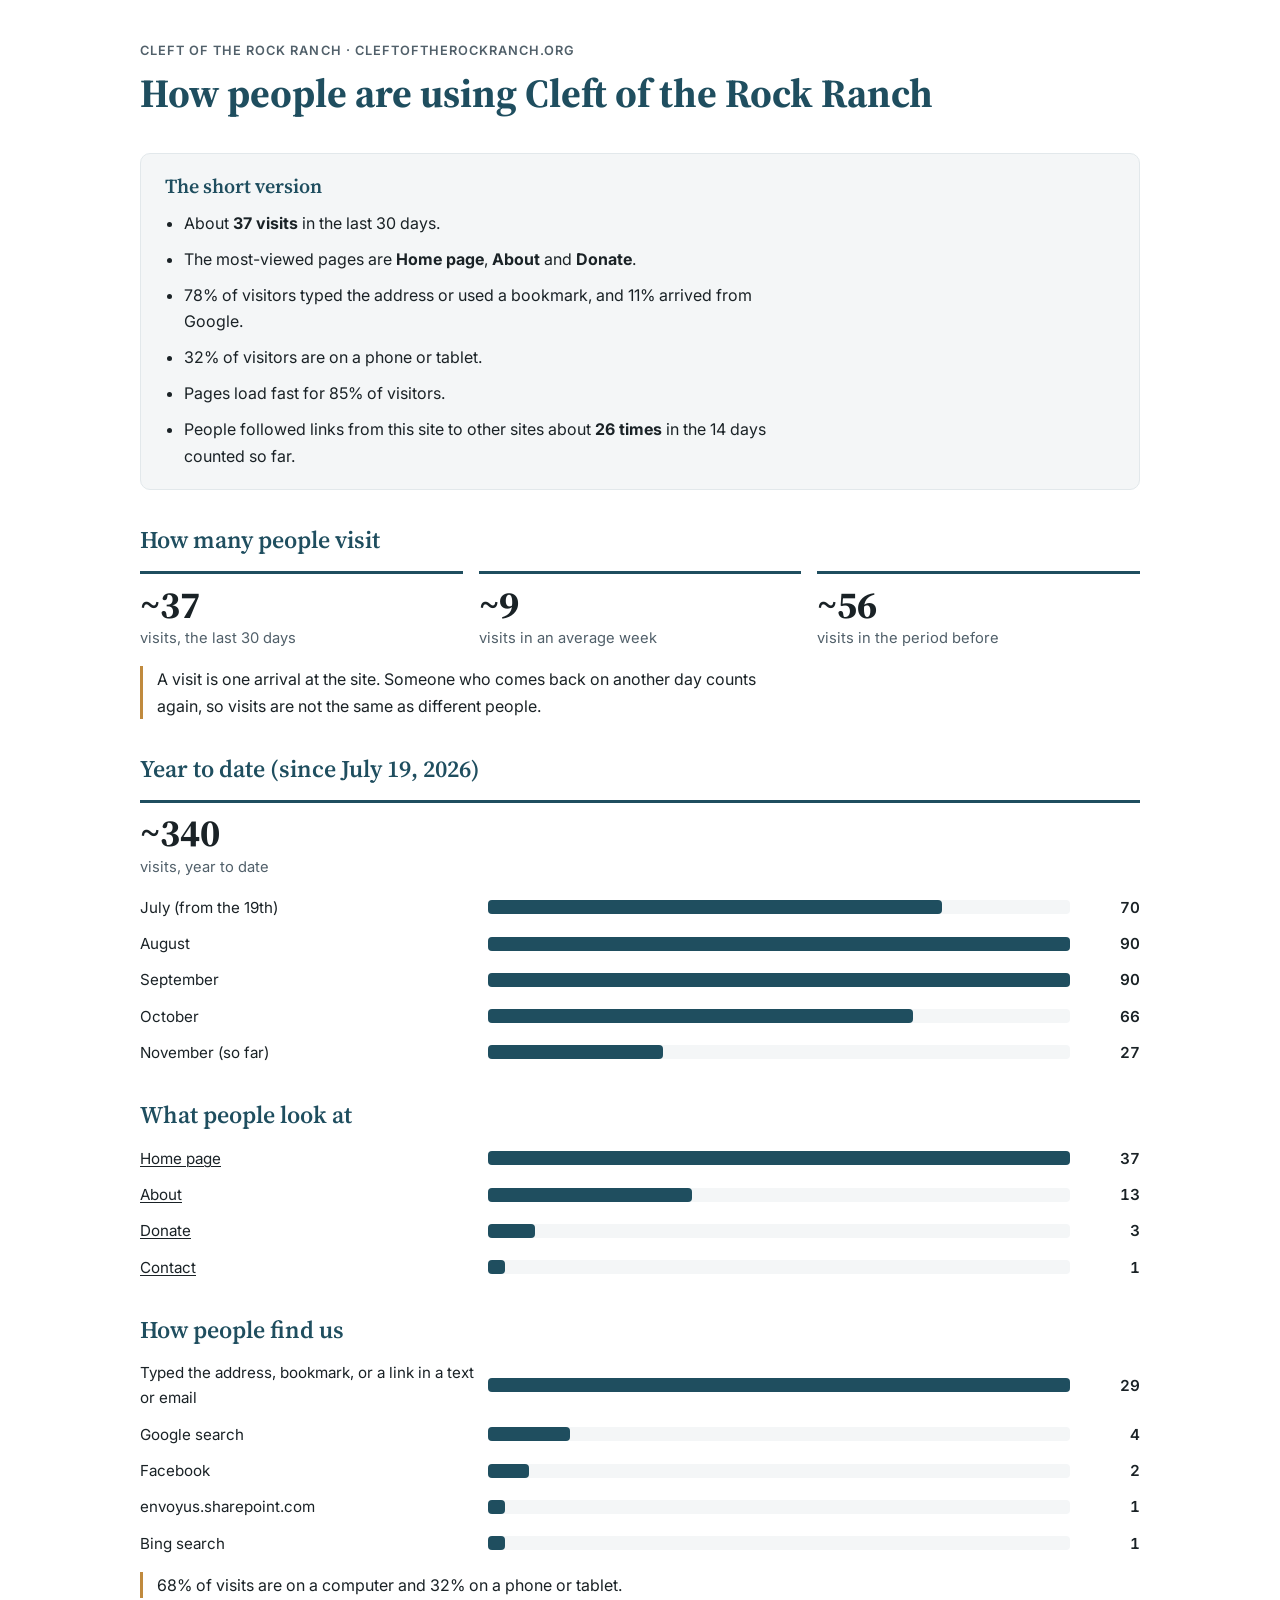
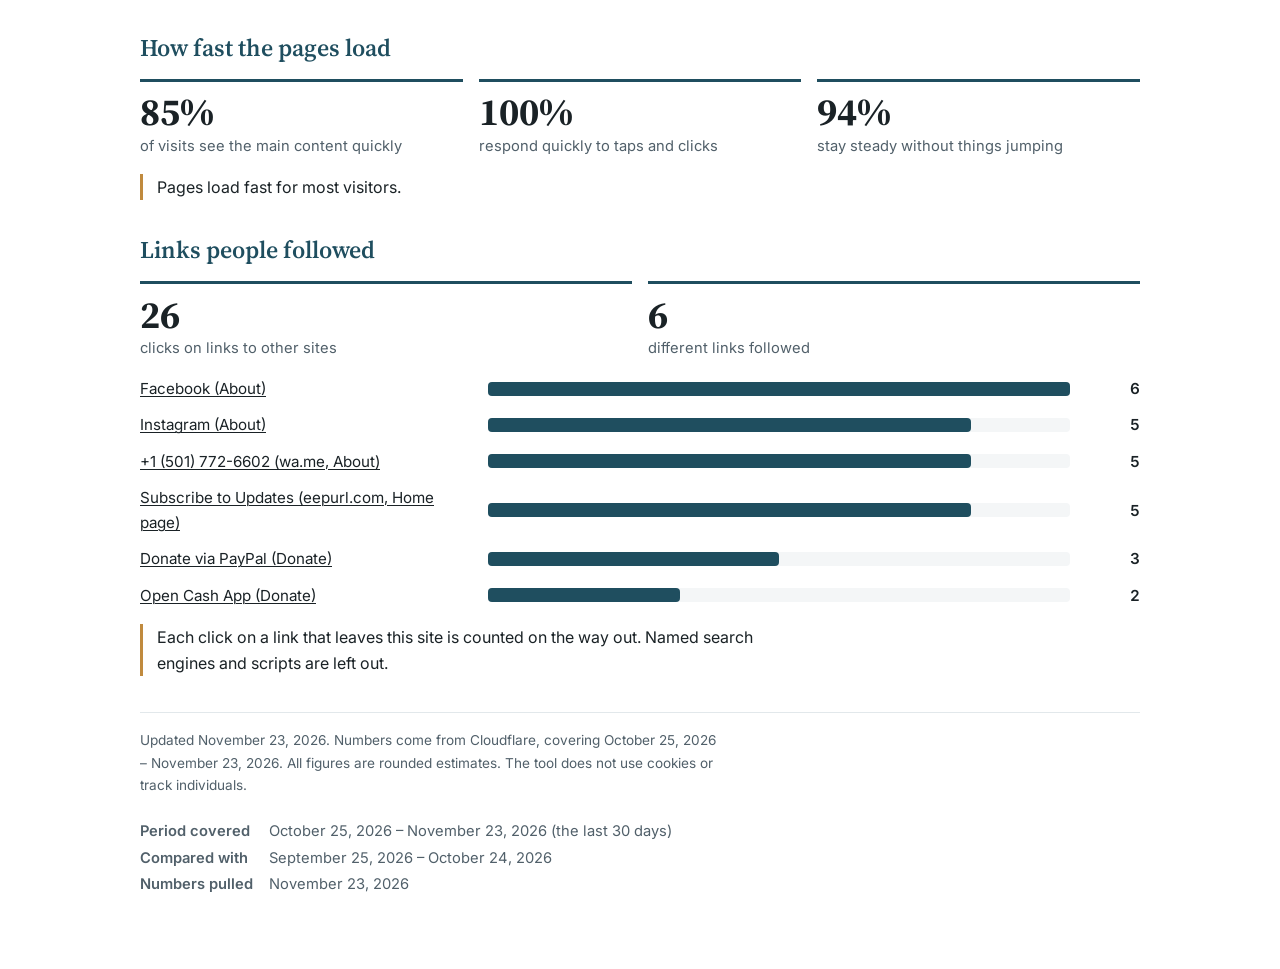
<file: stats.html>
<!doctype html>
<html lang="en">
<head>
<meta charset="utf-8">
<meta name="viewport" content="width=device-width, initial-scale=1">
<meta name="robots" content="noindex">
<title>Cleft of the Rock Ranch Website Report</title>
<link rel="preconnect" href="https://fonts.googleapis.com">
<link rel="preconnect" href="https://fonts.gstatic.com" crossorigin>
<link rel="stylesheet" href="https://fonts.googleapis.com/css2?family=Inter:wght@400;500;600;700&family=Source+Serif+4:wght@500;600;700&display=swap">
<style>
  /* Layout: one reading column, short sections, each ending in a "so what" line. Colors and fonts follow the church site (laruebaptist.org). */
  :root {
    --brand: #1f4e5f;
    --accent: #c08a3e;
    --bg: #ffffff;
    --bg-soft: #f4f6f7;
    --text: #1a2226;
    --text-soft: #51606a;
    --border: #e2e8eb;
    --bar-main: #1f4e5f;
    --bar-other: #b7c4ca;
    --font: "Inter", system-ui, -apple-system, "Segoe UI", Roboto, sans-serif;
    --serif: "Source Serif 4", Georgia, "Times New Roman", serif;
  }
  @media (prefers-color-scheme: dark) {
    :root:not([data-theme="light"]) {
      --brand: #7fb5c5;
      --accent: #d9a85c;
      --bg: #0f1517;
      --bg-soft: #161e21;
      --text: #e8edef;
      --text-soft: #9fb0b8;
      --border: #2a363b;
      --bar-main: #6fa9ba;
      --bar-other: #3b4a50;
      color-scheme: dark;
    }
  }
  :root[data-theme="dark"] {
    --brand: #7fb5c5;
    --accent: #d9a85c;
    --bg: #0f1517;
    --bg-soft: #161e21;
    --text: #e8edef;
    --text-soft: #9fb0b8;
    --border: #2a363b;
    --bar-main: #6fa9ba;
    --bar-other: #3b4a50;
    color-scheme: dark;
  }

  body {
    background: var(--bg);
    color: var(--text);
    font-family: var(--font);
    font-size: 16px;
    line-height: 1.65;
    padding-block: 2rem 4rem;
    padding-left: max(16px, env(safe-area-inset-left, 0px));
    padding-right: max(16px, env(safe-area-inset-right, 0px));
    -webkit-font-smoothing: antialiased;
  }
  .page { max-width: 1000px; margin: 0 auto; display: flex; flex-direction: column; gap: 2.25rem; }
  h1, h2 { font-family: var(--serif); color: var(--brand); text-wrap: balance; margin: 0; line-height: 1.2; }
  h1 { font-size: clamp(1.9rem, 5vw, 2.5rem); font-weight: 700; }
  h2 { font-size: 1.5rem; font-weight: 600; }
  p { margin: 0; max-width: 65ch; }
  .eyebrow { font-size: 0.8rem; font-weight: 600; letter-spacing: 0.08em; text-transform: uppercase; color: var(--text-soft); margin-bottom: 0.5rem; }
  section { display: flex; flex-direction: column; gap: 1rem; }

  dl.period { display: grid; grid-template-columns: max-content 1fr; gap: 0.15rem 1rem; margin: 1rem 0 0; font-size: 0.92rem; }
  dl.period dt { font-weight: 600; }
  dl.period dd { margin: 0; color: var(--text-soft); }

  .summary { background: var(--bg-soft); border: 1px solid var(--border); border-radius: 10px; padding: 1.25rem 1.5rem; }
  .summary h2 { font-size: 1.25rem; margin-bottom: 0.75rem; }
  .summary ul { margin: 0; padding-left: 1.2rem; display: flex; flex-direction: column; gap: 0.6rem; }
  .summary li { max-width: 62ch; }

  .stats { display: grid; grid-template-columns: repeat(auto-fit, minmax(190px, 1fr)); gap: 1rem; }
  .stat { border-top: 3px solid var(--brand); padding-top: 0.6rem; min-width: 0; }
  .stat .num { font-family: var(--serif); font-size: 2.4rem; font-weight: 700; line-height: 1.1; font-variant-numeric: tabular-nums; }
  .stat .label { color: var(--text-soft); font-size: 0.92rem; }

  .booktable { width: 100%; border-collapse: collapse; font-size: 0.92rem; font-variant-numeric: tabular-nums; }
  .booktable th, .booktable td { padding: 0.45rem 0.6rem; border-bottom: 1px solid var(--border); text-align: right; white-space: nowrap; }
  /* The header row stays in view while scrolling down a long table (and repeats on each printed page). */
  .booktable thead th { position: sticky; top: 0; z-index: 1; background: var(--bg); font-weight: 600; color: var(--text-soft); font-size: 0.82rem; vertical-align: bottom; white-space: normal; box-shadow: inset 0 -1px 0 var(--border); }
  .booktable thead { display: table-header-group; }
  .booktable th[scope="row"], .booktable thead th:first-child { text-align: left; font-weight: 500; white-space: normal; min-width: 11rem; }
  .booktable tr { break-inside: avoid; }
  /* Phones: no header row to lose track of. Each book is a block, and every number carries its own label. */
  @media (max-width: 640px) {
    .booktable thead { display: none; }
    .booktable, .booktable tbody { display: block; }
    .booktable tr { display: grid; grid-template-columns: 1fr 1fr; gap: 0.25rem 1.2rem; padding: 0.75rem 0; border-bottom: 1px solid var(--border); }
    .booktable th[scope="row"] { grid-column: 1 / -1; min-width: 0; padding: 0 0 0.2rem; border: 0; font-weight: 600; }
    .booktable td { display: flex; justify-content: space-between; gap: 0.5rem; padding: 0; border: 0; text-align: right; }
    .booktable td::before { content: attr(data-label); color: var(--text-soft); text-align: left; white-space: normal; }
    .booktable td.none { display: none; }
  }
  .bars { display: flex; flex-direction: column; gap: 0.7rem; margin: 0; padding: 0; list-style: none; }
  .bars li { display: grid; grid-template-columns: minmax(0, 21rem) minmax(0, 1fr) 3.6rem; gap: 0.75rem; align-items: center; font-size: 0.95rem; }
  .bars .name { min-width: 0; overflow-wrap: anywhere; }
  .bars .name a { color: inherit; text-decoration: underline; text-decoration-thickness: 1px; text-underline-offset: 2px; }
  .bars .track { background: var(--bg-soft); border-radius: 4px; height: 14px; }
  /* Bars are drawn with borders, not fills, so they still print when the browser's "Background graphics" option is off. */
  .bars .fill { display: block; box-sizing: border-box; height: 14px; border: 7px solid var(--bar-main); border-radius: 4px; }
  .bars .fill.other { border-color: var(--bar-other); }
  .bars .val { text-align: right; font-variant-numeric: tabular-nums; font-weight: 600; }
  @media (max-width: 640px) {
    .bars li { grid-template-columns: minmax(0, 1fr) 3.4rem; row-gap: 0.25rem; }
    .bars .track { grid-column: 1 / -1; order: 3; }
  }
  @media print {
    @page { size: letter; margin: 0.5in; }
    * { -webkit-print-color-adjust: exact; print-color-adjust: exact; }
    :root, :root[data-theme="dark"], :root:not([data-theme="light"]) {
      --brand: #1f4e5f; --accent: #c08a3e; --bg: #ffffff; --bg-soft: #f4f6f7; --text: #1a2226;
      --text-soft: #51606a; --border: #e2e8eb; --bar-main: #1f4e5f; --bar-other: #b7c4ca;
      color-scheme: light;
    }
    body { padding: 0; font-size: 13px; line-height: 1.5; }
    .page { max-width: none; gap: 1.25rem; }
    h1 { font-size: 2rem; }
    h2 { font-size: 1.3rem; break-after: avoid; }
    section { gap: 0.7rem; }
    .summary { padding: 0.9rem 1.2rem; }
    .stat .num { font-size: 1.9rem; }
    .bars { gap: 0.45rem; }
    .bars li { grid-template-columns: minmax(0, 23rem) minmax(0, 1fr) 3rem; font-size: 0.9rem; }
    .summary, .stats, .bars, .sowhat, .foot { break-inside: avoid; }
    .newpage { break-before: page; }
  }

  .sowhat { border-left: 3px solid var(--accent); padding-left: 0.9rem; max-width: 62ch; }
  .foot { color: var(--text-soft); font-size: 0.85rem; border-top: 1px solid var(--border); padding-top: 1rem; display: flex; flex-direction: column; gap: 0.4rem; }
  ol.next { margin: 0; padding-left: 1.2rem; display: flex; flex-direction: column; gap: 0.7rem; max-width: 62ch; }
</style>
</head>
<body>
<div class="page">
  <header>
    <div class="eyebrow">Cleft of the Rock Ranch · cleftoftherockranch.org</div>
    <h1>How people are using Cleft of the Rock Ranch</h1>
  </header>

  <div class="summary">
    <h2>The short version</h2>
    <ul>
      <li>About <strong>37 visits</strong> in the last 30 days.</li>
      <li>The most-viewed pages are <strong>Home page</strong>, <strong>About</strong> and <strong>Donate</strong>.</li>
      <li>78% of visitors typed the address or used a bookmark, and 11% arrived from Google.</li>
      <li>32% of visitors are on a phone or tablet.</li>
      <li>Pages load fast for 85% of visitors.</li>
      <li>People followed links from this site to other sites about <strong>26 times</strong> in the 14 days counted so far.</li>
    </ul>
  </div>

  <section>
    <h2>How many people visit</h2>
    <div class="stats">
      <div class="stat"><div class="num">~37</div><div class="label">visits, the last 30 days</div></div>
      <div class="stat"><div class="num">~9</div><div class="label">visits in an average week</div></div>
      <div class="stat"><div class="num">~56</div><div class="label">visits in the period before</div></div>
    </div>
    <p class="sowhat">A visit is one arrival at the site. Someone who comes back on another day counts again, so visits are not the same as different people.</p>
  </section>

  <section>
    <h2>Year to date (since July 19, 2026)</h2>
    <div class="stats">
      <div class="stat"><div class="num">~340</div><div class="label">visits, year to date</div></div>
    </div>
    <ul class="bars" aria-label="Visits by month">
      <li><span class="name">July (from the 19th)</span><span class="track"><span class="fill" style="width:78%"></span></span><span class="val">70</span></li>
      <li><span class="name">August</span><span class="track"><span class="fill" style="width:100%"></span></span><span class="val">90</span></li>
      <li><span class="name">September</span><span class="track"><span class="fill" style="width:100%"></span></span><span class="val">90</span></li>
      <li><span class="name">October</span><span class="track"><span class="fill" style="width:73%"></span></span><span class="val">66</span></li>
      <li><span class="name">November (so far)</span><span class="track"><span class="fill" style="width:30%"></span></span><span class="val">27</span></li>
    </ul>

  </section>

  <section>
    <h2>What people look at</h2>
    <ul class="bars" aria-label="Most viewed pages">
      <li><span class="name"><a href="https://cleftoftherockranch.org/" data-no-go>Home page</a></span><span class="track"><span class="fill" style="width:100%"></span></span><span class="val">37</span></li>
      <li><span class="name"><a href="https://cleftoftherockranch.org/about" data-no-go>About</a></span><span class="track"><span class="fill" style="width:35%"></span></span><span class="val">13</span></li>
      <li><span class="name"><a href="https://cleftoftherockranch.org/donate" data-no-go>Donate</a></span><span class="track"><span class="fill" style="width:8%"></span></span><span class="val">3</span></li>
      <li><span class="name"><a href="https://cleftoftherockranch.org/contact" data-no-go>Contact</a></span><span class="track"><span class="fill" style="width:3%"></span></span><span class="val">1</span></li>
    </ul>

  </section>

  <section class="newpage">
    <h2>How people find us</h2>
    <ul class="bars" aria-label="How visitors arrived">
      <li><span class="name">Typed the address, bookmark, or a link in a text or email</span><span class="track"><span class="fill" style="width:100%"></span></span><span class="val">29</span></li>
      <li><span class="name">Google search</span><span class="track"><span class="fill" style="width:14%"></span></span><span class="val">4</span></li>
      <li><span class="name">Facebook</span><span class="track"><span class="fill" style="width:7%"></span></span><span class="val">2</span></li>
      <li><span class="name">envoyus.sharepoint.com</span><span class="track"><span class="fill" style="width:3%"></span></span><span class="val">1</span></li>
      <li><span class="name">Bing search</span><span class="track"><span class="fill" style="width:3%"></span></span><span class="val">1</span></li>
    </ul>
    <p class="sowhat">68% of visits are on a computer and 32% on a phone or tablet.</p>
  </section>

  <section>
    <h2>How fast the pages load</h2>
    <div class="stats">
      <div class="stat"><div class="num">85%</div><div class="label">of visits see the main content quickly</div></div>
      <div class="stat"><div class="num">100%</div><div class="label">respond quickly to taps and clicks</div></div>
      <div class="stat"><div class="num">94%</div><div class="label">stay steady without things jumping</div></div>
    </div>
    <p class="sowhat">Pages load fast for most visitors.</p>
  </section>

  <section>
    <h2>Links people followed</h2>
    <div class="stats">
      <div class="stat"><div class="num">26</div><div class="label">clicks on links to other sites</div></div>
      <div class="stat"><div class="num">6</div><div class="label">different links followed</div></div>
    </div>
    <ul class="bars" aria-label="Links followed">
      <li><span class="name"><a href="https://cleftoftherockranch.org/about" data-no-go>Facebook (About)</a></span><span class="track"><span class="fill" style="width:100%"></span></span><span class="val">6</span></li>
      <li><span class="name"><a href="https://cleftoftherockranch.org/about" data-no-go>Instagram (About)</a></span><span class="track"><span class="fill" style="width:83%"></span></span><span class="val">5</span></li>
      <li><span class="name"><a href="https://cleftoftherockranch.org/about" data-no-go>+1 (501) 772-6602 (wa.me, About)</a></span><span class="track"><span class="fill" style="width:83%"></span></span><span class="val">5</span></li>
      <li><span class="name"><a href="https://cleftoftherockranch.org/" data-no-go>Subscribe to Updates (eepurl.com, Home page)</a></span><span class="track"><span class="fill" style="width:83%"></span></span><span class="val">5</span></li>
      <li><span class="name"><a href="https://cleftoftherockranch.org/donate" data-no-go>Donate via PayPal (Donate)</a></span><span class="track"><span class="fill" style="width:50%"></span></span><span class="val">3</span></li>
      <li><span class="name"><a href="https://cleftoftherockranch.org/donate" data-no-go>Open Cash App (Donate)</a></span><span class="track"><span class="fill" style="width:33%"></span></span><span class="val">2</span></li>
    </ul>
    <p class="sowhat">Each click on a link that leaves this site is counted on the way out. Named search engines and scripts are left out.</p>
  </section>

  <div class="foot">
    <p>Updated November 23, 2026. Numbers come from Cloudflare, covering October 25, 2026 – November 23, 2026. All figures are rounded estimates. The tool does not use cookies or track individuals.</p>
    <dl class="period">
      <dt>Period covered</dt><dd>October 25, 2026 – November 23, 2026 (the last 30 days)</dd>
      <dt>Compared with</dt><dd>September 25, 2026 – October 24, 2026</dd>
      <dt>Numbers pulled</dt><dd>November 23, 2026</dd>
    </dl>
  </div>
</div>
</body>
</html>
</file>
<file: style.css>
/* ============================================================
   Cleft of the Rock Ranch — Main Stylesheet
   ============================================================ */

@import url('https://fonts.googleapis.com/css2?family=Josefin+Slab:ital,wght@0,300;0,400;0,600;0,700;1,300;1,400&family=Open+Sans:wght@300;400;600;700&display=swap');

/* --- Variables -------------------------------------------- */
:root {
  --cream:     #f1ebdf;
  --cream-dk:  #e8dece;
  --gold:      #cdac69;
  --gold-dk:   #b8954f;
  --teal:      #5ce1b7;
  --teal-dk:   #3dc9a0;
  --dark:      #16222a;
  --dark-mid:  #2a3a45;
  --text:      #2e2e2e;
  --text-lt:   #5a5a5a;
  --white:     #ffffff;
  --font-head: 'Josefin Slab', Georgia, serif;
  --font-body: 'Open Sans', sans-serif;
  --nav-h:     80px;
  --radius:    4px;
  --shadow:    0 2px 12px rgba(0,0,0,0.12);
}

/* --- Reset ------------------------------------------------- */
*, *::before, *::after { box-sizing: border-box; margin: 0; padding: 0; }
html { scroll-behavior: smooth; }
body {
  font-family: var(--font-body);
  background: var(--cream);
  color: var(--text);
  line-height: 1.7;
  font-size: 16px;
}
img { display: block; max-width: 100%; height: auto; }
a { color: inherit; text-decoration: none; }

/* --- Typography -------------------------------------------- */
h1, h2, h3, h4 {
  font-family: var(--font-head);
  line-height: 1.25;
  color: var(--dark);
}
h1 { font-size: clamp(2rem, 5vw, 3.5rem); font-weight: 700; }
h2 { font-size: clamp(1.5rem, 3.5vw, 2.4rem); font-weight: 600; }
h3 { font-size: clamp(1.1rem, 2.5vw, 1.5rem); font-weight: 600; }
p  { margin-bottom: 1rem; }
p:last-child { margin-bottom: 0; }

.gold  { color: var(--gold); }
.teal  { color: var(--teal); }

/* --- Layout helpers --------------------------------------- */
.container {
  width: 100%;
  max-width: 1100px;
  margin: 0 auto;
  padding: 0 1.5rem;
}
.section { padding: 5rem 0; }
.section-sm { padding: 3rem 0; }
.section-lg { padding: 7rem 0; }
.text-center { text-align: center; }
.text-left   { text-align: left; }

/* --- Buttons ---------------------------------------------- */
.btn {
  display: inline-block;
  padding: 0.75rem 2rem;
  border-radius: var(--radius);
  font-family: var(--font-head);
  font-weight: 600;
  font-size: 0.95rem;
  letter-spacing: 0.08em;
  text-transform: uppercase;
  transition: background 0.2s, color 0.2s, transform 0.15s;
  cursor: pointer;
  border: 2px solid transparent;
}
.btn:hover { transform: translateY(-1px); }
.btn-gold {
  background: var(--gold);
  color: var(--dark);
  border-color: var(--gold);
}
.btn-gold:hover { background: var(--gold-dk); border-color: var(--gold-dk); }
.btn-outline-gold {
  background: transparent;
  color: var(--gold);
  border-color: var(--gold);
}
.btn-outline-gold:hover { background: var(--gold); color: var(--dark); }
.btn-outline-white {
  background: transparent;
  color: var(--white);
  border-color: rgba(255,255,255,0.7);
}
.btn-outline-white:hover { background: rgba(255,255,255,0.15); border-color: var(--white); }
.btn-teal {
  background: var(--teal);
  color: var(--dark);
  border-color: var(--teal);
}
.btn-teal:hover { background: var(--teal-dk); border-color: var(--teal-dk); }

/* ============================================================
   HEADER / NAV
   ============================================================ */
#site-header {
  position: sticky;
  top: 0;
  z-index: 100;
  background: var(--dark);
  height: var(--nav-h);
  box-shadow: 0 2px 8px rgba(0,0,0,0.3);
}
.header-inner {
  display: flex;
  align-items: center;
  justify-content: space-between;
  height: 100%;
}
.site-logo img {
  height: 52px;
  width: auto;
}
.site-nav ul {
  list-style: none;
  display: flex;
  gap: 0.25rem;
}
.site-nav a {
  display: block;
  padding: 0.5rem 1rem;
  font-family: var(--font-head);
  font-size: 0.95rem;
  font-weight: 600;
  letter-spacing: 0.06em;
  text-transform: uppercase;
  color: rgba(255,255,255,0.8);
  border-radius: var(--radius);
  transition: color 0.2s, background 0.2s;
}
.site-nav a:hover,
.site-nav .active a {
  color: var(--gold);
  background: rgba(255,255,255,0.06);
}

/* Hamburger (mobile) */
.nav-toggle {
  display: none;
  flex-direction: column;
  justify-content: center;
  gap: 5px;
  width: 36px;
  height: 36px;
  cursor: pointer;
  padding: 4px;
}
.nav-toggle span {
  display: block;
  height: 2px;
  background: var(--white);
  border-radius: 2px;
  transition: all 0.25s;
}
.nav-toggle.open span:nth-child(1) { transform: translateY(7px) rotate(45deg); }
.nav-toggle.open span:nth-child(2) { opacity: 0; }
.nav-toggle.open span:nth-child(3) { transform: translateY(-7px) rotate(-45deg); }

/* ============================================================
   HERO
   ============================================================ */
.hero {
  position: relative;
  min-height: 520px;
  display: flex;
  align-items: center;
  justify-content: center;
  text-align: center;
  overflow: hidden;
  background: var(--dark);
}
.hero-bg {
  position: absolute;
  inset: 0;
  background-size: cover;
  background-position: center 40%;
  opacity: 0.55;
}
.hero-content {
  position: relative;
  z-index: 1;
  padding: 5rem 1.5rem;
  max-width: 780px;
}
.hero-content h1 {
  color: var(--white);
  text-shadow: 0 2px 12px rgba(0,0,0,0.5);
  line-height: 1.3;
}
.hero-content h1 strong {
  color: var(--gold);
  display: block;
  font-size: 1.15em;
  letter-spacing: 0.04em;
}
.hero-verse {
  display: block;
  margin-top: 1rem;
  font-family: var(--font-head);
  font-style: italic;
  font-size: 1.05rem;
  color: rgba(255,255,255,0.75);
}

/* ============================================================
   MISSION BAND
   ============================================================ */
.mission-band {
  background: var(--white);
  padding: 2rem 0;
  text-align: center;
}
.mission-band h2 {
  font-size: clamp(1.3rem, 3vw, 1.9rem);
  color: var(--dark-mid);
  max-width: 700px;
  margin: 0 auto 1.5rem;
  font-weight: 400;
  font-style: italic;
}
.mission-band .mission-label {
  display: block;
  font-family: var(--font-head);
  font-weight: 700;
  font-size: 0.8rem;
  letter-spacing: 0.18em;
  text-transform: uppercase;
  color: var(--gold);
  margin-bottom: 0.75rem;
}
.btn-row {
  display: flex;
  gap: 1rem;
  flex-wrap: wrap;
  justify-content: center;
  margin-top: 2rem;
}

/* ============================================================
   GALLERY GRID
   ============================================================ */
.gallery-section {
  background: var(--cream);
  padding: 4rem 0;
}
.gallery-section h2 {
  text-align: center;
  margin-bottom: 0.5rem;
}
.gallery-section .section-sub {
  text-align: center;
  color: var(--text-lt);
  margin-bottom: 2.5rem;
  font-size: 0.95rem;
}
.gallery-grid {
  columns: 3;
  column-gap: 12px;
}
.gallery-grid .gallery-item {
  break-inside: avoid;
  margin-bottom: 12px;
  border-radius: var(--radius);
  overflow: hidden;
  position: relative;
  cursor: pointer;
}
.gallery-grid .gallery-item img {
  width: 100%;
  display: block;
  transition: transform 0.35s ease, filter 0.35s;
}
.gallery-grid .gallery-item:hover img {
  transform: scale(1.03);
  filter: brightness(0.88);
}
.gallery-caption {
  position: absolute;
  bottom: 0;
  left: 0;
  right: 0;
  background: linear-gradient(transparent, rgba(0,0,0,0.65));
  color: var(--white);
  font-size: 0.82rem;
  padding: 1.5rem 0.75rem 0.6rem;
  font-family: var(--font-head);
  font-style: italic;
  opacity: 0;
  transition: opacity 0.3s;
}
.gallery-grid .gallery-item:hover .gallery-caption { opacity: 1; }

/* Lightbox */
.lightbox-overlay {
  display: none;
  position: fixed;
  inset: 0;
  background: rgba(0,0,0,0.92);
  z-index: 999;
  align-items: center;
  justify-content: center;
}
.lightbox-overlay.open { display: flex; }
.lightbox-overlay img {
  max-width: 90vw;
  max-height: 90vh;
  border-radius: var(--radius);
  object-fit: contain;
}
.lightbox-close {
  position: absolute;
  top: 1.5rem;
  right: 1.5rem;
  color: var(--white);
  font-size: 2rem;
  cursor: pointer;
  opacity: 0.7;
  transition: opacity 0.2s;
  line-height: 1;
}
.lightbox-close:hover { opacity: 1; }

/* ============================================================
   DARK CTA BANNER
   ============================================================ */
.cta-banner {
  background: linear-gradient(160deg, var(--dark) 10%, var(--dark-mid) 90%);
  color: var(--white);
  padding: 2.5rem 0;
  text-align: center;
}
.cta-banner h1, .cta-banner h2 {
  color: var(--white);
  margin-bottom: 1rem;
}
.cta-banner p { color: rgba(255,255,255,0.8); max-width: 540px; margin: 0 auto 1.5rem; }

/* ============================================================
   ABOUT PAGE
   ============================================================ */
.page-intro {
  background: var(--white);
  padding: 4rem 0;
  text-align: center;
}
.page-intro p {
  max-width: 720px;
  margin: 1rem auto 0;
  color: var(--text-lt);
  font-size: 1.05rem;
}

.about-section {
  padding: 5rem 0;
}
.about-section:nth-child(even) { background: var(--white); }
.about-section:nth-child(odd)  { background: var(--cream); }

.about-grid {
  display: grid;
  grid-template-columns: 1fr 1fr;
  gap: 3rem;
  align-items: start;
}
.about-text h2 { margin-bottom: 1.25rem; }
.about-text p { color: var(--text-lt); }
.about-text .signature {
  margin-top: 1.5rem;
  font-family: var(--font-head);
  font-style: italic;
  color: var(--gold-dk);
}

.about-photos {
  display: grid;
  grid-template-columns: 1fr 1fr;
  gap: 8px;
}
.about-photos img {
  width: 100%;
  height: 220px;
  object-fit: cover;
  border-radius: var(--radius);
}
.about-photos img.wide {
  grid-column: 1 / -1;
  height: 260px;
}

/* Testimonials */
.testimonials {
  background: var(--cream-dk);
  padding: 5rem 0;
}
.testimonials h2 { text-align: center; margin-bottom: 3rem; }
.testimonial-list {
  display: flex;
  flex-direction: column;
  gap: 2.5rem;
  max-width: 820px;
  margin: 0 auto;
}
.testimonial {
  background: var(--white);
  padding: 2rem 2.5rem;
  border-radius: 8px;
  box-shadow: var(--shadow);
  border-left: 4px solid var(--gold);
}
.testimonial blockquote {
  font-style: italic;
  color: var(--text-lt);
  font-size: 0.97rem;
  margin-bottom: 1rem;
  line-height: 1.8;
}
.testimonial cite {
  font-family: var(--font-head);
  font-weight: 600;
  font-style: normal;
  font-size: 0.95rem;
  color: var(--dark);
}
.testimonial cite span {
  display: block;
  font-weight: 400;
  font-size: 0.85rem;
  color: var(--text-lt);
}

/* ============================================================
   DONATE PAGE
   ============================================================ */
.donate-options {
  background: var(--cream);
  padding: 2.5rem 0;
}
.donate-grid {
  display: grid;
  grid-template-columns: repeat(2, 1fr);
  gap: 1.25rem;
  margin-top: 1.5rem;
}
.donate-card {
  background: var(--white);
  border-radius: 8px;
  padding: 1.5rem 1.5rem;
  text-align: center;
  box-shadow: var(--shadow);
  transition: box-shadow 0.25s, transform 0.25s;
}
.donate-card:hover {
  box-shadow: 0 6px 24px rgba(0,0,0,0.15);
  transform: translateY(-3px);
}
.donate-card .donate-icon {
  font-size: 2rem;
  color: var(--gold);
  margin-bottom: 0.75rem;
}
.donate-card h3 { margin-bottom: 0.75rem; }
.donate-card p { color: var(--text-lt); font-size: 0.95rem; }
.donate-card .btn { margin-top: 1.25rem; }
.donate-card address {
  font-style: normal;
  color: var(--text-lt);
  font-size: 0.92rem;
  margin-top: 0.5rem;
  line-height: 1.8;
}

/* ============================================================
   FOOTER
   ============================================================ */
#site-footer {
  background: var(--dark);
  color: rgba(255,255,255,0.75);
  padding: 4rem 0 2rem;
}
.footer-grid {
  display: grid;
  grid-template-columns: 1.5fr 1fr 1.5fr;
  gap: 2.5rem;
  padding-bottom: 2.5rem;
  border-bottom: 1px solid rgba(255,255,255,0.1);
}
.footer-col h4 {
  color: var(--gold);
  font-family: var(--font-head);
  font-size: 0.8rem;
  letter-spacing: 0.18em;
  text-transform: uppercase;
  margin-bottom: 1rem;
}
.footer-col p, .footer-col address {
  font-style: normal;
  font-size: 0.9rem;
  line-height: 1.9;
  color: rgba(255,255,255,0.65);
}
.footer-col a:hover { color: var(--gold); }
.social-links {
  display: flex;
  gap: 0.75rem;
  margin-top: 0.25rem;
}
.social-links a {
  display: flex;
  align-items: center;
  justify-content: center;
  width: 38px;
  height: 38px;
  border-radius: 50%;
  border: 1px solid rgba(255,255,255,0.25);
  color: rgba(255,255,255,0.7);
  font-size: 0.95rem;
  transition: border-color 0.2s, color 0.2s, background 0.2s;
}
.social-links a:hover {
  border-color: var(--gold);
  color: var(--gold);
  background: rgba(205,172,105,0.1);
}

/* ============================================================
   RESPONSIVE
   ============================================================ */
@media (max-width: 900px) {
  .gallery-grid { columns: 2; }
  .about-grid { grid-template-columns: 1fr; }
  .footer-grid { grid-template-columns: 1fr 1fr; }
  .donate-grid { grid-template-columns: 1fr 1fr; }
}

@media (max-width: 640px) {
  :root { --nav-h: 64px; }
  .gallery-grid { columns: 1; }
  .about-photos { grid-template-columns: 1fr; }
  .about-photos img.wide { height: 220px; }
  .donate-grid { grid-template-columns: 1fr; gap: 0.75rem; }
  .donate-options { padding: 1.5rem 0; }
  .cta-banner { padding: 1.5rem 0; }
  .donate-card { padding: 1.25rem 1.25rem; }
  .donate-card .donate-icon { font-size: 1.6rem; margin-bottom: 0.5rem; }
  .mission-band { padding: 1.25rem 0; }
  .footer-grid { grid-template-columns: 1fr; gap: 1.75rem; }
  .footer-grid .footer-col:last-child { grid-column: 1; }
  .hero { min-height: 360px; }
  .hero-content { padding: 3.5rem 1.25rem; }

  /* Mobile nav */
  .nav-toggle { display: flex; }
  .site-nav {
    position: absolute;
    top: var(--nav-h);
    left: 0;
    right: 0;
    background: var(--dark);
    border-top: 1px solid rgba(255,255,255,0.1);
    max-height: 0;
    overflow: hidden;
    transition: max-height 0.3s ease;
  }
  .site-nav.open { max-height: 240px; }
  .site-nav ul { flex-direction: column; gap: 0; padding: 0.5rem 0.75rem 1rem; }
  .site-nav a { padding: 0.65rem 0.75rem; }
}
</file>
